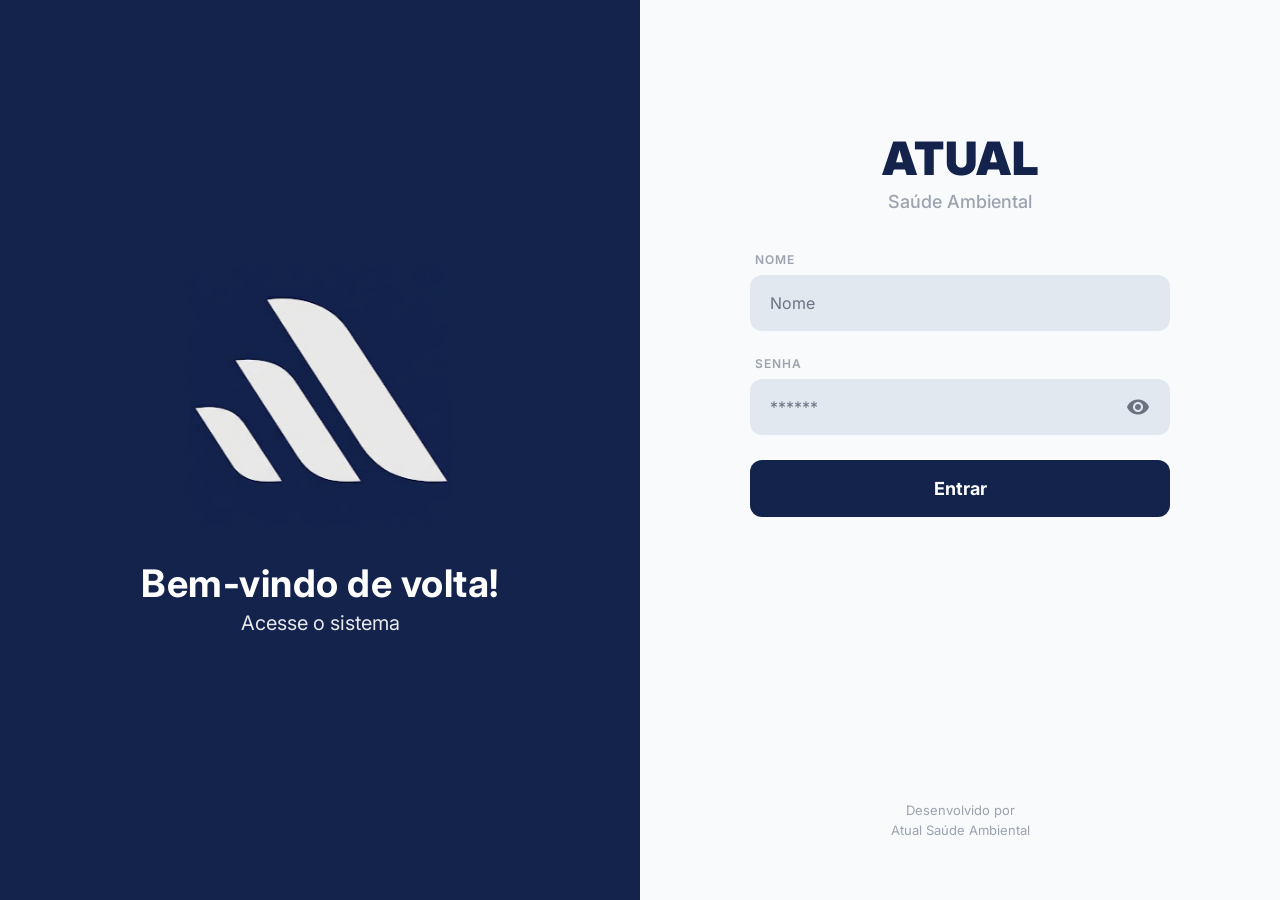
<file: index.html>
<!DOCTYPE html>
<html lang="pt-BR">
<head>
    <meta charset="UTF-8">
    <meta name="viewport" content="width=device-width, initial-scale=1.0, maximum-scale=1.0, user-scalable=no">
    <title>Atual Saúde Ambiental - Portal</title>

    <link rel="manifest" href="manifest.json">
    <meta name="theme-color" content="#14234c">

    <link rel="apple-touch-icon" href="logo.png">
    <link rel="icon" type="image/png" href="logo.png">

    <link href="https://fonts.googleapis.com/css2?family=Inter:wght@400;500;600;700;800;900&display=swap" rel="stylesheet">
    <link href="https://fonts.googleapis.com/icon?family=Material+Icons" rel="stylesheet">
    
    <!-- CSS BASE EMBUTIDO (Proporções Ajustadas para a Nova Imagem) -->
    <style>
        * { box-sizing: border-box; margin: 0; padding: 0; font-family: 'Inter', 'Segoe UI', Tahoma, sans-serif; }
        
        body { background-color: #14234c; color: #333; min-height: 100vh; overflow-x: hidden; }

        /* =========================================
           TELA DE LOGIN (Estrutura Base / Mobile First)
           ========================================= */
        #login-wrapper { display: flex; width: 100%; min-height: 100vh; }
        
        .logo-container { display: flex; flex-direction: column; justify-content: center; align-items: center; background-color: #14234c; }
        .logo-container img { height: auto; }
        
        .welcome-text { text-align: center; color: white; display: none; margin-top: 15px; }
        .welcome-text h2 { font-size: 32px; font-weight: 700; margin-bottom: 5px; letter-spacing: 0.5px; }
        .welcome-text p { font-size: 18px; font-weight: 400; opacity: 0.9; }
        
        /* Fundo branco no mobile, será sobrescrito para cinza no desktop */
        .login-card { background-color: white; display: flex; flex-direction: column; align-items: center; }
        #tela-login { width: 100%; max-width: 320px; display: flex; flex-direction: column; flex-grow: 1; justify-content: center; }
        
        .header { text-align: center; margin-bottom: 35px; }
        .header h1 { color: #14234c; font-size: 36px; font-weight: 900; letter-spacing: 1px; margin-bottom: 2px; }
        .header p { color: #9ca3af; font-size: 15px; font-weight: 500; }
        
        form { width: 100%; }
        .form-group { margin-bottom: 20px; }
        .form-group label { display: block; color: #9ca3af; font-size: 12px; font-weight: 600; letter-spacing: 1px; margin-bottom: 8px; margin-left: 5px; text-transform: uppercase; }
        
        .form-group-input { position: relative; display: flex; align-items: center; }
        
        /* Inputs formatados */
        .input-login { width: 100%; padding: 16px 45px 16px 20px; background-color: #e5e7eb; border: none; border-radius: 12px; font-size: 15px; color: #333; outline: none; transition: 0.2s; }
        .input-login:focus { background-color: #d1d5db; }
        .input-login::placeholder { color: #6b7280; }
        
        .btn-toggle-senha { position: absolute; right: 15px; background: transparent; border: none; color: #6b7280; cursor: pointer; display: flex; align-items: center; justify-content: center; padding: 5px; }
        
        .btn-login { background-color: #14234c; color: white; width: 100%; padding: 16px; border: none; border-radius: 12px; font-size: 16px; font-weight: bold; cursor: pointer; transition: 0.3s; margin-top: 15px; display: flex; justify-content: center; align-items: center; }
        .btn-login:disabled { background-color: #6b7280; cursor: not-allowed; }
        
        #login-error { color: #dc2626; font-size: 13px; font-weight: 600; text-align: center; margin-top: 15px; display: none; }
        
        .footer-site { margin-top: auto; color: #9ca3af; font-size: 13px; text-align: center; padding-bottom: 20px; width: 100%; line-height: 1.5; }

        /* =========================================
           RESPONSIVIDADE (MOBILE VS DESKTOP)
           ========================================= */
        
        /* MOBILE (Mantém o visual antigo com a curva e branco puro) */
        @media screen and (max-width: 1024px) {
            #login-wrapper { flex-direction: column; }
            .logo-container { width: 100%; height: 35vh; min-height: 200px; flex-shrink: 0; justify-content: center; }
            .logo-container img { width: 140px; }
            
            .login-card { width: 100%; flex-grow: 1; border-radius: 60px 0 0 0; padding: 40px 30px 20px 30px; justify-content: flex-start; background-color: white; }
            #tela-login { margin-top: 0; }
        }

        /* DESKTOP (Split-Screen com Ajustes de Posição) */
        @media screen and (min-width: 1025px) {
            #login-wrapper { flex-direction: row; }
            
            /* LADO AZUL: Centralizado verticalmente */
            .logo-container { 
                width: 50%; 
                height: 100vh; 
                justify-content: center; 
                align-items: center; 
                padding: 40px; 
            }
            .logo-container img { 
                width: 260px; /* REDUZIDO PARA A NOVA IMAGEM CORTADA */
                max-width: 75%; 
                margin-bottom: 0; 
            }
            
            .welcome-text { display: block; margin-top: 35px; z-index: 10; }
            .welcome-text h2 { font-size: 38px; } 
            .welcome-text p { font-size: 20px; }
            
            /* LADO CINZA: Fundo cinza clarinho e conteúdo puxado para baixo */
            .login-card { 
                width: 50%; 
                height: 100vh; 
                border-radius: 0; 
                padding: 40px; 
                justify-content: flex-start; 
                background-color: #f8fafc; 
            }
            
            #tela-login { 
                margin: 0 auto; 
                max-width: 420px; 
                margin-top: 10vh; 
            } 
            
            .header { margin-bottom: 40px; }
            .header h1 { font-size: 46px; margin-bottom: 5px; } 
            .header p { font-size: 18px; }
            
            .form-group { margin-bottom: 25px; }
            
            .input-login { padding: 18px 45px 18px 20px; font-size: 16px; background-color: #e2e8f0; } 
            .input-login:focus { background-color: #cbd5e1; }
            
            .btn-login { padding: 18px; font-size: 18px; margin-top: 20px; }
        }
    </style>

    <!-- Chamada dos estilos apenas para o interior do portal -->
    <link rel="stylesheet" media="screen and (min-width: 1025px)" href="styledesktop.css">
    <link rel="stylesheet" media="screen and (max-width: 1024px)" href="stylemobile.css">
</head>
<body data-tema="azul">

    <!-- ÁREA 1: TELA DE LOGIN -->
    <div id="login-wrapper">
        
        <!-- Lado Esquerdo (Azul) -->
        <div class="logo-container" id="area-logo">
            <img src="logo.png" alt="Logo Atual">
            <div class="welcome-text">
                <h2>Bem-vindo de volta!</h2>
                <p>Acesse o sistema</p>
            </div>
        </div>

        <!-- Lado Direito (Cinza Claro) -->
        <div class="login-card">
            <div id="tela-login">
                <div class="header">
                    <h1>ATUAL</h1>
                    <p>Saúde Ambiental</p>
                </div>

                <form onsubmit="fazerLogin(event)">
                    <div class="form-group">
                        <label>NOME</label>
                        <div class="form-group-input">
                            <input type="text" id="loginUser" class="input-login" placeholder="Nome" autocomplete="username" required>
                        </div>
                    </div>

                    <div class="form-group">
                        <label>SENHA</label>
                        <div class="form-group-input">
                            <input type="password" id="loginPass" class="input-login" placeholder="******" autocomplete="current-password" required>
                            <button type="button" class="btn-toggle-senha" onclick="toggleSenha()">
                                <span class="material-icons" id="icone-olho">visibility</span>
                            </button>
                        </div>
                    </div>

                    <button type="submit" id="btnLogin" class="btn-login">Entrar</button>
                    <div id="login-error">⚠️ Usuário ou senha incorretos.</div>
                </form>

                <div class="footer-site">
                    Desenvolvido por<br>Atual Saúde Ambiental
                </div>
            </div>
        </div>
    </div>

    <!-- ÁREA 2: PORTAL DESKTOP PRINCIPAL -->
    <div id="portal-wrapper" style="display: none;">
        
        <nav id="sidebar" class="sidebar">
            <div class="sidebar-header">
                <img src="logo.png" alt="Logo Atual" class="sidebar-logo">
                <span class="sidebar-title">Atual Saúde Ambiental</span>
            </div>

            <ul class="sidebar-menu">
                <li class="menu-item active" onclick="mudarAba('dashboard')">
                    <span class="material-icons">home</span>
                    <span class="menu-text">Home</span>
                </li>
                <li class="menu-item" onclick="abrirModulo('relatorios/index.html', 'Relatórios', this)">
                    <span class="material-icons">description</span>
                    <span class="menu-text">Relatórios</span>
                </li>
                <li class="menu-item" onclick="abrirModulo('comunicados/index.html', 'Comunicados', this)">
                    <span class="material-icons">campaign</span>
                    <span class="menu-text">Comunicados</span>
                </li>
                <li class="menu-item" onclick="abrirModulo('recibos/index.html', 'Recibos', this)">
                    <span class="material-icons">request_quote</span>
                    <span class="menu-text">Recibos</span>
                </li>
                <!-- NOVO MÓDULO ADICIONADO AQUI -->
                <li class="menu-item" onclick="abrirModulo('orcamentos/index.html', 'Orçamentos', this)">
                    <span class="material-icons">receipt</span>
                    <span class="menu-text">Orçamentos</span>
                </li>
                <li class="menu-item" onclick="abrirModulo('contratos/index.html', 'Contratos', this)">
                    <span class="material-icons">history_edu</span>
                    <span class="menu-text">Contratos</span>
                </li>
                <li class="menu-item" onclick="abrirModulo('cronogramas/index.html', 'Cronogramas', this)">
                    <span class="material-icons">calendar_month</span>
                    <span class="menu-text">Cronogramas</span>
                </li>
                <li class="menu-item" onclick="abrirModulo('comprovantes/index.html', 'Comprovantes OP', this)">
                    <span class="material-icons">assignment_turned_in</span>
                    <span class="menu-text">Comprovantes OP</span>
                </li>
                <li class="menu-item" onclick="mudarAba('configuracoes')">
                    <span class="material-icons">settings</span>
                    <span class="menu-text">Configurações</span>
                </li>
            </ul>
        </nav>

        <main id="main-content">
            
            <header id="topbar">
                <h2 id="topbar-title">Dashboard</h2>
                <div class="topbar-right">
                    <span id="nomeUsuarioDisplay" class="user-name">Caio Matheus</span>
                    <button class="btn-menu" onclick="sair()" title="Sair do Sistema">
                        <span class="material-icons">menu</span>
                    </button>
                </div>
            </header>

            <div class="content-wrapper">
                
                <!-- VIEW 1: DASHBOARD EM DESENVOLVIMENTO -->
                <div id="view-dashboard" class="view-section active">
                    <div class="development-notice">
                        <span class="material-icons">construction</span>
                        <h3>Dashboard em desenvolvimento</h3>
                        <p>A área de indicadores gráficos e resumos operacionais será disponibilizada numa futura atualização.</p>
                    </div>

                    <div class="dashboard-skeleton">
                        <div class="skeleton-col">
                            <div class="skeleton-card card-tall"></div>
                            <div class="skeleton-card card-wide"></div>
                        </div>
                        <div class="skeleton-col">
                            <div class="skeleton-card card-square"></div>
                            <div class="skeleton-card card-square"></div>
                            <div class="skeleton-card card-wide-bottom"></div>
                        </div>
                        <div class="skeleton-col">
                            <div class="skeleton-card card-small"></div>
                            <div class="skeleton-card card-medium"></div>
                        </div>
                    </div>
                </div>

                <!-- VIEW 2: JANELA DOS MÓDULOS (IFRAME) -->
                <div id="view-iframe" class="view-section" style="display: none; height: 100%; width: 100%;">
                    <iframe id="frame-sistema" src="" frameborder="0" style="width: 100%; height: 100%; border-radius: 12px; background: transparent;"></iframe>
                </div>

                <!-- VIEW 3: CONFIGURAÇÕES -->
                <div id="view-configuracoes" class="view-section" style="display: none;">
                    <div class="config-card">
                        <h3>Personalização do Sistema</h3>
                        <p>Escolha a cor de fundo (tema) que prefere usar na área principal do portal.</p>
                        
                        <div class="tema-opcoes">
                            <div class="tema-box" onclick="alterarTema('azul')">
                                <div class="tema-cor" style="background-color: #172c4c; border: 2px solid #ffffff33;"></div>
                                <span>Azul Original</span>
                            </div>
                            <div class="tema-box" onclick="alterarTema('escuro')">
                                <div class="tema-cor" style="background-color: #1f2937; border: 2px solid #ffffff33;"></div>
                                <span>Cinza Escuro</span>
                            </div>
                            <div class="tema-box" onclick="alterarTema('claro')">
                                <div class="tema-cor" style="background-color: #f3f4f6; border: 2px solid #d1d5db;"></div>
                                <span style="color: #374151;">Cinza Claro</span>
                            </div>
                            <div class="tema-box" onclick="alterarTema('branco')">
                                <div class="tema-cor" style="background-color: #ffffff; border: 2px solid #e5e7eb;"></div>
                                <span style="color: #374151;">Branco Puro</span>
                            </div>
                        </div>
                    </div>
                </div>

            </div>
        </main>
    </div>

    <script src="script.js"></script>
</body>
</html>
</file>
<file: styledesktop.css>
/* =======================================================
   ARQUIVO: styledesktop.css (Portal Principal)
   (Layout Desktop com Barra Lateral Retrátil e Dashboard)
   ======================================================= */

/* 1. VARIÁVEIS GLOBAIS DE TEMA */
:root {
    /* Cores Fixas (Sidebar e Topbar) */
    --sidebar-bg: #14234c; /* Azul corporativo escuro */
    --sidebar-hover: #1e3a6a;
    --sidebar-text: #e2e8f0;
    --sidebar-active: #ffffff;
    
    /* Cores Dinâmicas (Controladas pelo JavaScript para o Fundo) */
    --bg-main: #172c4c; /* Padrão (Azul Atual) */
    --bg-card-skeleton: rgba(255, 255, 255, 0.05); /* Padrão opaco para fundos escuros */
    
    --text-main: #ffffff;
    --text-muted: #94a3b8;
    
    /* Medidas */
    --sidebar-width-collapsed: 70px;
    --sidebar-width-expanded: 240px;
    --topbar-height: 70px;
    
    /* Transições */
    --transition-speed: 0.3s;
}

/* Regras aplicadas dinamicamente pelo JS (body[data-tema="..."]) */
body[data-tema="azul"] {
    --bg-main: #172c4c;
    --bg-card-skeleton: rgba(255, 255, 255, 0.05);
    --text-main: #ffffff;
    --text-muted: #94a3b8;
}
body[data-tema="escuro"] {
    --bg-main: #111827;
    --bg-card-skeleton: #1f2937;
    --text-main: #f9fafb;
    --text-muted: #9ca3af;
}
body[data-tema="claro"] {
    --bg-main: #f3f4f6;
    --bg-card-skeleton: #e5e7eb;
    --text-main: #111827;
    --text-muted: #6b7280;
}
body[data-tema="branco"] {
    --bg-main: #ffffff;
    --bg-card-skeleton: #f3f4f6;
    --text-main: #111827;
    --text-muted: #6b7280;
}

/* Oculta o wrapper de login se o portal estiver ativo */
#portal-wrapper {
    display: flex;
    width: 100vw;
    height: 100vh;
    overflow: hidden;
    background-color: var(--bg-main);
    color: var(--text-main);
    transition: background-color var(--transition-speed);
}

/* =========================================
   2. BARRA LATERAL (SIDEBAR)
   ========================================= */
.sidebar {
    width: var(--sidebar-width-collapsed);
    height: 100vh;
    background-color: var(--sidebar-bg);
    border-right: 1px solid rgba(255, 255, 255, 0.05);
    display: flex;
    flex-direction: column;
    transition: width var(--transition-speed) ease;
    z-index: 1000;
    overflow: hidden;
    position: relative;
    flex-shrink: 0;
}

/* O Segredo da Expansão: Quando o rato passa por cima */
.sidebar:hover {
    width: var(--sidebar-width-expanded);
    box-shadow: 5px 0 25px rgba(0, 0, 0, 0.2);
}

.sidebar-header {
    height: 120px;
    display: flex;
    flex-direction: column;
    align-items: center;
    justify-content: center;
    padding: 20px 0;
    border-bottom: 1px solid rgba(255, 255, 255, 0.1);
}

.sidebar-logo {
    width: 40px;
    height: auto;
    transition: width var(--transition-speed), transform var(--transition-speed);
}
.sidebar:hover .sidebar-logo {
    width: 90px;
    transform: translateY(-5px);
}

.sidebar-title {
    color: white;
    font-weight: 700;
    font-size: 13px;
    white-space: nowrap;
    opacity: 0;
    transform: translateY(10px);
    transition: opacity 0.2s, transform 0.2s;
    pointer-events: none; /* Impede que atrapalhe o clique */
}
.sidebar:hover .sidebar-title {
    opacity: 1;
    transform: translateY(0);
}

.sidebar-menu {
    list-style: none;
    padding: 20px 0;
    margin: 0;
    flex-grow: 1;
    overflow-y: auto;
    overflow-x: hidden;
}

/* Esconder barra de rolagem mas permitir scroll */
.sidebar-menu::-webkit-scrollbar { width: 0; }

.menu-item {
    display: flex;
    align-items: center;
    padding: 15px 23px; /* Alinhamento do ícone quando encolhido */
    color: var(--sidebar-text);
    cursor: pointer;
    transition: background var(--transition-speed), color 0.2s;
    white-space: nowrap;
    position: relative;
}

.menu-item:hover, .menu-item.active {
    background-color: var(--sidebar-hover);
    color: var(--sidebar-active);
}

.menu-item.active::before {
    content: '';
    position: absolute;
    left: 0;
    top: 0;
    height: 100%;
    width: 4px;
    background-color: white;
}

.menu-item .material-icons {
    font-size: 22px;
    min-width: 24px; /* Garante que o ícone ocupa o espaço exato */
    margin-right: 20px;
}

.menu-text {
    font-size: 14px;
    font-weight: 500;
    opacity: 0; /* Invisível quando encolhido */
    transition: opacity 0.2s;
}

.sidebar:hover .menu-text {
    opacity: 1;
}

/* O item de configurações fica preso no fundo */
.menu-item:last-child {
    margin-top: auto;
    border-top: 1px solid rgba(255, 255, 255, 0.1);
}

/* =========================================
   3. ÁREA PRINCIPAL E MENU DE TOPO (TOPBAR)
   ========================================= */
#main-content {
    flex-grow: 1;
    display: flex;
    flex-direction: column;
    height: 100vh;
    overflow: hidden;
}

#topbar {
    height: var(--topbar-height);
    padding: 0 40px;
    display: flex;
    justify-content: space-between;
    align-items: center;
    flex-shrink: 0;
}

#topbar-title {
    font-size: 24px;
    font-weight: 700;
    color: var(--text-main);
    letter-spacing: 0.5px;
}

.topbar-right {
    display: flex;
    align-items: center;
    gap: 20px;
}

.user-name {
    font-size: 14px;
    font-weight: 500;
    color: var(--text-main);
}

.btn-menu {
    background: transparent;
    border: none;
    color: var(--text-main);
    cursor: pointer;
    display: flex;
    align-items: center;
    justify-content: center;
    padding: 5px;
    border-radius: 4px;
    transition: background 0.2s;
}
.btn-menu:hover {
    background: rgba(255, 255, 255, 0.1);
}

/* =========================================
   4. CONTEÚDO (VIEWS) E ESQUELETO DO DASHBOARD
   ========================================= */
.content-wrapper {
    flex-grow: 1;
    padding: 0 40px 40px 40px;
    overflow-y: auto;
}

.view-section {
    display: none;
    animation: fadeIn 0.4s ease;
}
.view-section.active {
    display: block;
}
@keyframes fadeIn { from { opacity: 0; transform: translateY(10px); } to { opacity: 1; transform: translateY(0); } }

/* Aviso "Em Desenvolvimento" */
.development-notice {
    text-align: center;
    padding: 30px;
    margin-bottom: 30px;
    background: var(--bg-card-skeleton);
    border-radius: 12px;
    border: 1px dashed rgba(255, 255, 255, 0.2);
}
.development-notice .material-icons {
    font-size: 32px;
    color: #f59e0b; /* Amarelo/Laranja de alerta */
    margin-bottom: 10px;
}
.development-notice h3 {
    margin-bottom: 5px;
    color: var(--text-main);
}
.development-notice p {
    font-size: 14px;
    color: var(--text-muted);
}

/* Grade de Esqueletos (Semelhante à Imagem) */
.dashboard-skeleton {
    display: grid;
    grid-template-columns: repeat(3, 1fr);
    gap: 20px;
}

.skeleton-col {
    display: flex;
    flex-direction: column;
    gap: 20px;
}

.skeleton-card {
    background-color: var(--bg-card-skeleton);
    border-radius: 12px;
    width: 100%;
}

/* Alturas dos Cartões Fantasmas para criar a grelha assimétrica */
.card-tall { height: 280px; }
.card-wide { height: 180px; }
.card-square { height: 220px; }
.card-wide-bottom { height: 240px; }
.card-small { height: 160px; }
.card-medium { height: 300px; }

/* =========================================
   5. TELA DE CONFIGURAÇÕES (Temas)
   ========================================= */
.config-card {
    background: var(--bg-card-skeleton);
    padding: 40px;
    border-radius: 16px;
    max-width: 700px;
    margin: 0 auto;
}
.config-card h3 {
    font-size: 20px;
    margin-bottom: 5px;
    color: var(--text-main);
}
.config-card p {
    font-size: 14px;
    color: var(--text-muted);
    margin-bottom: 30px;
}

.tema-opcoes {
    display: grid;
    grid-template-columns: repeat(auto-fit, minmax(140px, 1fr));
    gap: 20px;
}

.tema-box {
    display: flex;
    flex-direction: column;
    align-items: center;
    gap: 10px;
    cursor: pointer;
    transition: transform 0.2s;
}
.tema-box:hover {
    transform: translateY(-5px);
}
.tema-cor {
    width: 100%;
    height: 100px;
    border-radius: 12px;
    box-shadow: 0 4px 10px rgba(0,0,0,0.1);
}
.tema-box span {
    font-size: 14px;
    font-weight: 600;
    color: var(--text-main);
}
</file>
<file: stylemobile.css>
/* =======================================================
   ARQUIVO: stylemobile.css (Portal Principal)
   (Garante que o Mobile fica 100% igual ao design antigo)
   ======================================================= */

/* Apenas aplica se o ecrã for menor ou igual a 1024px */
@media screen and (max-width: 1024px) {
    
    body { background-color: #14234c; }

    #portal-wrapper {
        display: flex;
        flex-direction: column;
        width: 100%;
        min-height: 100vh;
        background-color: #14234c;
        overflow-y: auto; /* Permite rolar a página toda no mobile */
    }

    /* 1. TOPBAR (Cabecalho Azul com Botão de Sair) */
    #topbar {
        display: flex;
        justify-content: space-between;
        align-items: center;
        padding: 20px 25px;
        background-color: #14234c;
        height: auto;
    }

    #topbar-title { display: none; } /* Oculta o título "Dashboard" no mobile */

    .topbar-right {
        display: flex;
        justify-content: space-between;
        align-items: center;
        width: 100%;
    }

    .user-name {
        font-size: 16px;
        font-weight: 700;
        color: white;
    }
    .user-name::before { content: "Olá, "; font-weight: 400; opacity: 0.8; }

    .btn-menu {
        background: transparent;
        border: none;
        color: #ef4444; /* Vermelho para dar destaque ao Sair */
        display: flex;
        align-items: center;
        justify-content: center;
    }

    /* 2. SIDEBAR (Transformada no Cartão Branco do Menu Mobile) */
    #sidebar {
        background-color: white;
        border-radius: 40px 40px 0 0;
        flex-grow: 1;
        width: 100%;
        padding: 30px 20px;
        display: flex;
        flex-direction: column;
        align-items: center;
        box-shadow: 0 -5px 20px rgba(0,0,0,0.1);
        height: auto; /* Remove a altura fixa de 100vh do desktop */
        border-right: none;
    }

    .sidebar-header { margin-bottom: 25px; padding: 0; height: auto; border: none; }
    .sidebar-logo { width: 90px; height: auto; transform: none !important; }
    .sidebar-title { display: none; } /* Oculta o texto da logo no mobile */

    /* 3. MENU DE SISTEMAS (Estilo Cartões App) */
    .sidebar-menu {
        list-style: none;
        width: 100%;
        max-width: 350px;
        display: flex;
        flex-direction: column;
        gap: 15px;
        padding: 0;
        overflow: visible; /* Garante que os cartões não são cortados */
    }

    /* Oculta os itens Home e Configurações (Apenas para Desktop) */
    .menu-item:nth-child(1),
    .menu-item:last-child {
        display: none !important;
    }

    /* Transforma os links na exata estética do seu mobile antigo */
    .menu-item {
        background: white;
        border-radius: 16px;
        padding: 15px 20px;
        display: flex;
        align-items: center;
        box-shadow: 0 4px 15px rgba(0,0,0,0.06);
        border: 1px solid #f3f4f6;
        text-decoration: none;
        color: #333;
        white-space: normal; /* Permite texto em duas linhas */
    }

    /* Oculta a borda branca de seleção do Desktop */
    .menu-item.active { background: white; color: #333; }
    .menu-item.active::before { display: none; }
    .menu-item:hover { background: white; color: #333; }

    .menu-item .material-icons {
        background: #14234c;
        color: white;
        padding: 12px;
        border-radius: 12px;
        font-size: 24px;
        margin-right: 15px;
        min-width: auto;
    }

    .menu-text {
        font-size: 15px;
        font-weight: 700;
        color: #14234c;
        opacity: 1 !important; /* Força visibilidade */
        display: flex;
        flex-direction: column;
    }
    
    /* Adiciona sub-textos descritivos via CSS pseudo-elementos (para simular o HTML antigo) */
    .menu-item:nth-child(2) .menu-text::after { content: "Gestão de Serviços e Garantias"; font-size: 11px; color: #6b7280; font-weight: 400; margin-top: 2px; }
    .menu-item:nth-child(3) .menu-text::after { content: "Dedetização, Limpeza e Termo"; font-size: 11px; color: #6b7280; font-weight: 400; margin-top: 2px; }
    .menu-item:nth-child(4) .menu-text::after { content: "Emissão e Gestão Financeira"; font-size: 11px; color: #6b7280; font-weight: 400; margin-top: 2px; }
    .menu-item:nth-child(5) .menu-text::after { content: "Emissão de Contratos de Serviço"; font-size: 11px; color: #6b7280; font-weight: 400; margin-top: 2px; }
    .menu-item:nth-child(6) .menu-text::after { content: "Planejamento anual de visitas"; font-size: 11px; color: #6b7280; font-weight: 400; margin-top: 2px; }
    .menu-item:nth-child(7) .menu-text::after { content: "Registros da execução em campo"; font-size: 11px; color: #6b7280; font-weight: 400; margin-top: 2px; }

    /* 4. ÁREA DE DASHBOARD E CONTEÚDO (Esconde no Mobile) */
    #main-content {
        display: none !important;
    }
}
</file>
<file: comprovantes/stylebase.css>
/* =======================================================
   ARQUIVO: stylebase.css (COMPROVANTES DE EXECUÇÃO)
   Padronizado com Recibos, Comunicados, Relatórios e Login
   ======================================================= */

:root {
    --primary-color: #004481; /* Azul dos botões e ações */
    --primary-dark: #14234c;  /* Azul corporativo oficial (títulos e navbar) */
    --success-color: #10b981;
    --error-color: #ef4444;
    --warning-color: #f59e0b;
    --bg-body: transparent; 
    --cor-borda: #e5e7eb;
    --cor-texto: #1f2937;
    --cor-texto-secundario: #6b7280;
}

* { box-sizing: border-box; margin: 0; padding: 0; font-family: 'Inter', 'Segoe UI', sans-serif; }

body { background-color: var(--bg-body); color: var(--cor-texto); margin: 0; padding: 0; -webkit-font-smoothing: antialiased; }

/* ================================
   CONTROLE DE VISIBILIDADE SPA
   ================================ */
.view-section { display: none; }
.view-section.active { display: block; animation: fadein 0.3s; }
@keyframes fadein { from { opacity: 0; } to { opacity: 1; } }

/* ================================
   NAVBAR GERAL
   ================================ */
.navbar { background: white; padding: 15px 20px; display: flex; justify-content: space-between; align-items: center; border-bottom: 1px solid #e5e7eb; position: sticky; top: 0; z-index: 1000; box-shadow: 0 1px 2px rgba(0,0,0,0.05); }
.navbar h1 { margin: 0; font-size: 18px; color: var(--primary-dark); display: flex; align-items: center; gap: 8px; font-weight: 700; }
.btn-voltar-portal { color: var(--error-color); font-weight: 600; cursor: pointer; margin-right: 15px; font-size: 14px; transition: 0.2s; white-space: nowrap; border: 1px solid var(--error-color); padding: 6px 12px; border-radius: 6px; text-decoration: none; display: inline-flex; align-items: center; gap: 5px; }
.btn-voltar-portal:hover { background-color: #fef2f2; }
.btn-sair { color: #6b7280; font-weight: 600; cursor: pointer; margin-left: 15px; font-size: 14px; transition: 0.2s; white-space: nowrap; }
.btn-sair:hover { color: #374151; text-decoration: underline; }

.content { padding: 20px; max-width: 1100px; margin: auto; padding-bottom: 80px; }

/* ================================
   LOADER GLOBAL
   ================================ */
.global-loader { position: fixed; top: 0; left: 0; width: 100%; height: 100%; background: transparent; z-index: 9999; display: flex; align-items: center; justify-content: center; backdrop-filter: blur(2px); }
.loader-box { background: white; padding: 20px 30px; border-radius: 12px; box-shadow: 0 4px 15px rgba(0,0,0,0.2); display: flex; flex-direction: column; align-items: center; }
.spinner { border: 4px solid #e2e8f0; border-top: 4px solid var(--primary-color); border-radius: 50%; width: 40px; height: 40px; animation: spin 1s linear infinite; margin-bottom: 10px; }
.spinner-text { font-size: 15px; font-weight: 600; color: var(--primary-color); }
@keyframes spin { 0% { transform: rotate(0deg); } 100% { transform: rotate(360deg); } }

/* ================================
   AÇÕES DO DASHBOARD
   ================================ */
.action-bar { display: flex; justify-content: flex-end; gap: 10px; margin-bottom: 25px; flex-wrap: wrap; }
.btn-action { border: none; padding: 10px 20px; border-radius: 8px; font-size: 14px; font-weight: 600; cursor: pointer; display: inline-flex; align-items: center; justify-content: center; gap: 8px; transition: 0.2s; box-shadow: 0 1px 2px rgba(0,0,0,0.05); }
.btn-novo { background-color: var(--primary-color); color: white; }
.btn-novo:hover { background-color: #003366; transform: translateY(-1px); }
.btn-historico { background-color: white; color: #374151; border: 1px solid #d1d5db; }
.btn-historico:hover { background-color: #f9fafb; border-color: #9ca3af; }

/* ================================
   TABELAS (Dashboard) E FILTROS
   ================================ */
.table-container { background: rgba(255, 255, 255, 0.85); border-radius: 12px; padding: 15px; overflow-x: auto; border: 1px solid #e5e7eb; }
.styled-table { width: 100%; border-collapse: collapse; min-width: 700px; }
.styled-table th { text-align: left; padding: 14px; border-bottom: 2px solid #e5e7eb; color: #6b7280; font-size: 12px; text-transform: uppercase; letter-spacing: 0.5px; font-weight: 600; white-space: nowrap; }
.styled-table td { padding: 14px; border-bottom: 1px solid #e5e7eb; font-size: 14px; color: #374151; vertical-align: middle; }
.styled-table tr:last-child td { border-bottom: none; }
.styled-table tr:hover td { background-color: rgba(249, 250, 251, 0.5); }

.filtros-card { background: white; padding: 20px; border-radius: 12px; border: 1px solid #e5e7eb; margin-top: 15px; margin-bottom: 25px; box-shadow: 0 1px 3px rgba(0,0,0,0.05); }

/* Ícones de Ação Padronizados */
.actions { display: flex; gap: 8px; align-items: center; justify-content: center; }
.icon-btn { background: transparent; border: none; cursor: pointer; color: #6b7280; display: inline-flex; align-items: center; justify-content: center; padding: 8px; border-radius: 50%; transition: 0.2s; }
.icon-btn:hover { background: #f3f4f6; color: #111827; }
.icon-edit:hover { color: #2563eb; background: #eff6ff; }
.icon-del:hover { color: var(--error-color); background: #fef2f2; }
.icon-pdf:hover { color: var(--warning-color); background: #fef3c7; }
.icon-share:hover { color: var(--success-color); background: #f0fdf4; }

.pagination-container { display: flex; justify-content: space-between; align-items: center; margin-top: 15px; padding-top: 15px; border-top: 1px solid #eee; }
.page-info { font-size: 14px; font-weight: 600; color: #4b5563; }

/* =========================================================
   FORMULÁRIOS & INPUTS
   ========================================================= */
.form-card { background: white; padding: 25px; border-radius: 16px; box-shadow: 0 4px 6px -1px rgba(0, 0, 0, 0.1); max-width: 800px; margin: auto; }
.form-header { text-align: center; margin-bottom: 25px; }
.form-header h2 { margin: 0; color: var(--primary-dark); font-size: 20px; }
.form-header p { margin: 5px 0 0; color: #6b7280; font-size: 13px; }

.form-section-title { font-size: 12px; font-weight: 700; color: var(--primary-color); text-transform: uppercase; letter-spacing: 1px; margin-top: 25px; margin-bottom: 15px; border-bottom: 1px solid var(--cor-borda); padding-bottom: 8px; }

.form-grid { display: grid; grid-template-columns: repeat(auto-fit, minmax(200px, 1fr)); gap: 15px; margin-bottom: 15px; }
.form-group { display: flex; flex-direction: column; gap: 5px; }
.title-label { font-size: 13px; font-weight: 600; color: #374151; margin-bottom: 2px; }

.form-input, select, textarea { width: 100%; padding: 12px; border: 1px solid var(--cor-borda); border-radius: 8px; font-size: 14px; outline: none; transition: all 0.2s; background-color: #fff; color: #1f2937; box-sizing: border-box; appearance: none; }
.form-input:focus, select:focus, textarea:focus { border-color: var(--primary-color); box-shadow: 0 0 0 3px rgba(0, 68, 129, 0.1); }
.form-input[readonly], .form-input:disabled { background-color: #e5e7eb; cursor: not-allowed; color: #6b7280; }

.checkbox-item { display: flex; align-items: center; gap: 8px; font-size: 13px; color: #333; cursor: pointer; }
input[type="checkbox"], input[type="radio"] { width: 16px; height: 16px; margin: 0; cursor: pointer; accent-color: var(--primary-color); }

.form-actions { display: flex; gap: 12px; margin-top: 32px; justify-content: flex-end; align-items: center; }

/* =========================================================
   ELEMENTOS EXCLUSIVOS DO MÓDULO (Busca e Fotos)
   ========================================================= */
/* Resultados da Busca Live */
.resultado-item { display: flex; justify-content: space-between; align-items: center; background-color: #ffffff; border: 1px solid var(--cor-borda); padding: 10px 15px; border-radius: 6px; transition: 0.2s; margin-bottom: 8px; cursor: pointer; }
.resultado-item:hover { background-color: #f8fafc; border-color: var(--primary-color); }
.resultado-nome { font-weight: 600; color: #1f2937; margin-bottom: 3px; font-size: 14px; }
.resultado-detalhes { font-size: 12px; color: #6b7280; }
.btn-excluir-cliente { background: transparent; border: none; cursor: pointer; color: var(--error-color); padding: 8px; transition: 0.2s; border-radius: 50%; display: flex; align-items: center; justify-content: center; }
.btn-excluir-cliente:hover { background-color: #fef2f2; transform: scale(1.05); }

/* Galeria de Fotos (Preview) */
.preview-item { position: relative; width: 85px; height: 85px; border-radius: 8px; overflow: hidden; border: 2px solid var(--cor-borda); background: #f1f3f4; }
.preview-item img { width: 100%; height: 100%; object-fit: cover; }
.btn-remover-foto { position: absolute; top: 4px; right: 4px; background: rgba(239, 68, 68, 0.9); color: white; border: none; border-radius: 50%; width: 24px; height: 24px; font-size: 12px; font-weight: bold; cursor: pointer; display: flex; align-items: center; justify-content: center; padding: 0; box-shadow: 0 2px 4px rgba(0,0,0,0.3); transition: 0.2s; }
.btn-remover-foto:hover { background: #dc2626; transform: scale(1.1); }

/* =========================================================
   MODAIS
   ========================================================= */
.modal-overlay { position: fixed; top: 0; left: 0; width: 100%; height: 100%; background: rgba(0,0,0,0.5); display: none; align-items: flex-start; justify-content: center; z-index: 3000; backdrop-filter: blur(2px); overflow-y: auto; padding-top: 80px; padding-bottom: 40px; }
.modal-box { background: white; padding: 25px; border-radius: 16px; width: 85%; max-width: 400px; text-align: center; box-shadow: 0 20px 25px -5px rgba(0,0,0,0.1); margin: auto; animation: slideUp 0.3s ease-out; }
@keyframes slideUp { from { transform: translateY(20px); opacity: 0; } to { transform: translateY(0); opacity: 1; } }

.modal-actions { display: flex; justify-content: center; gap: 15px; margin-top: 20px; }
.btn-cancel { background-color: #e9ecef; color: #333; border: none; padding: 12px 20px; border-radius: 8px; font-weight: bold; cursor: pointer; transition: 0.2s; }
.btn-cancel:hover { background-color: #d1d5db; }
</file>
<file: comprovantes/stylemobile.css>
/* =======================================================
   ARQUIVO: stylemobile.css (COMPROVANTES DE EXECUÇÃO)
   (Estrutura, Espaçamentos e Layout para Ecrãs até 1024px)
   ======================================================= */

body {
    padding-bottom: 20px;
}

#app-container {
    width: 100%;
    max-width: 100%;
    margin: 0 auto;
}

/* 1. CABEÇALHO E NAVBAR */
.navbar { 
    flex-direction: column; 
    align-items: flex-start; 
    gap: 10px; 
    padding: 15px; 
}
.navbar div { 
    width: 100%; 
    justify-content: space-between; 
    flex-wrap: wrap; 
    gap: 10px; 
}
.btn-voltar-portal { 
    margin-right: 0; 
    width: 100%; 
    justify-content: center; 
}

/* 2. ABAS E AÇÕES */
.dash-tabs {
    flex-wrap: wrap;
    justify-content: center;
}
.tab-btn {
    min-width: 120px;
    flex: 1 1 auto;
    font-size: 13px;
    padding: 10px;
}

.action-bar {
    flex-direction: column;
    gap: 10px;
    padding-bottom: 10px;
    margin-bottom: 10px;
}
.btn-action {
    width: 100%;
    justify-content: center;
}

/* 3. FORMULÁRIOS */
.form-grid { 
    grid-template-columns: 1fr !important; 
    gap: 10px; 
}
.form-card { 
    padding: 15px; 
    border-radius: 12px; 
    box-shadow: none; 
    border: 1px solid var(--cor-borda); 
}

.input-group-row { 
    flex-direction: column; 
    gap: 10px; 
}
.btn-importar { 
    width: 100%; 
    justify-content: center; 
    height: 42px; 
    margin-top: 0; 
}

.form-actions { 
    flex-direction: column; 
}
.form-actions button { 
    width: 100%; 
}

/* 4. TABELAS TRANSFORMADAS EM CARTÕES (MOBILE) */
.content { padding: 10px; padding-bottom: 80px; }
.table-container { 
    background: transparent; 
    border: none; 
    box-shadow: none; 
    padding: 0; 
}

.styled-table, .styled-table thead, .styled-table tbody, .styled-table th, .styled-table td, .styled-table tr {
    display: block;
}
.styled-table thead tr {
    position: absolute;
    top: -9999px;
    left: -9999px;
}

.styled-table tr {
    background: white;
    border-radius: 12px;
    box-shadow: 0 1px 4px rgba(0,0,0,0.08);
    margin-bottom: 15px;
    border: 1px solid var(--cor-borda);
    padding: 15px;
    width: 100%;
    box-sizing: border-box;
}

.styled-table td {
    border: none;
    border-bottom: 1px solid #f3f4f6;
    position: relative;
    padding: 12px 0 !important;
    display: grid !important;
    grid-template-columns: 100px 1fr !important; /* Fixa a largura do rótulo */
    align-items: center !important;
    text-align: left !important;
    gap: 15px !important;
    white-space: normal !important;
    max-width: 100% !important;
}

/* Rótulos Padronizados */
.styled-table td::before {
    font-weight: 700; 
    color: var(--cor-texto-secundario); 
    font-size: 11px; 
    text-transform: uppercase;
}

/* Mapeamento de Colunas do Módulo de Comprovantes de Execução */
.styled-table td:nth-of-type(1)::before { content: "Código"; }
.styled-table td:nth-of-type(2)::before { content: "Data"; }
.styled-table td:nth-of-type(3)::before { content: "Cliente"; }
.styled-table td:nth-of-type(4)::before { display: none; } /* Ações */

/* AÇÕES CENTRALIZADAS PERFEITAMENTE */
.styled-table td:last-child {
    border-bottom: none !important;
    display: flex !important;
    width: 100% !important;
    padding: 15px 0 5px 0 !important;
    justify-content: center !important;
    align-items: center !important;
}

.actions {
    display: flex !important;
    flex-direction: row !important;
    justify-content: center !important;
    align-items: center !important;
    width: 100% !important;
    gap: 15px !important;
    margin: 0 !important;
    flex-wrap: nowrap !important; /* Proíbe a quebra de linha */
}

.icon-btn {
    padding: 10px !important;
    font-size: 18px !important;
    background-color: #f8fafc;
}

/* 5. AJUSTES DOS MODAIS PARA ECRÃS PEQUENOS */
.modal-box {
    width: 95%;
    max-height: 85vh;
    padding: 20px;
}
.modal-overlay { 
    padding-top: 40px; 
    padding-bottom: 40px; 
}

/* Caixa de Importação Mobile */
.list-group-import {
    max-height: 200px;
}
.resultado-item {
    flex-direction: column;
    align-items: flex-start;
    gap: 10px;
}
.btn-excluir-cliente {
    align-self: flex-end;
}
</file>
<file: comprovantes/styledesktop.css>
/* =======================================================
   ARQUIVO: styledesktop.css (MÓDULO IFRAME - COMPROVANTES)
   (Layout Premium Exclusivo para Ecrãs a partir de 1025px)
   ======================================================= */

/* 1. INTEGRAÇÃO COM O IFRAME (Fundo Transparente e Sem Barra Visível) */
body {
    padding: 0 !important; 
    background-color: transparent !important; /* Herda a cor do Portal */
    overflow-y: auto !important; /* Permite rolar a página com o rato */
    overflow-x: hidden !important;
    
    /* Oculta a barra no Firefox e Edge antigo */
    scrollbar-width: none !important; 
    -ms-overflow-style: none !important; 
}

/* Oculta a barra no Chrome, Safari e novo Edge */
::-webkit-scrollbar {
    display: none !important;
    width: 0px !important;
    background: transparent !important;
}

#app-container {
    width: 100%;
    max-width: 100% !important; 
    margin: 0;
    padding-bottom: 50px; /* Espaço extra no fundo */
}

/* 2. NAVBAR (Ocultada no Desktop pois o Portal já tem a sua) */
.navbar {
    display: none !important;
}

/* 3. REGRAS DE LARGURA DO CONTEÚDO */
.content {
    max-width: 1200px !important;
    margin: 0 auto;
    padding: 20px;
}

/* 4. BARRA DE AÇÕES DO DASHBOARD */
.action-bar {
    display: flex;
    align-items: center;
    margin-bottom: 25px;
}

/* 5. FORMULÁRIOS E CARTÕES */
.form-card {
    padding: 40px;
    max-width: 1000px;
    margin: 0 auto;
}

/* 6. TABELAS E CENTRALIZAÇÃO DAS AÇÕES */
.table-container {
    padding: 25px;
}

.styled-table tbody tr {
    transition: background-color 0.2s;
}
.styled-table tbody tr:hover {
    background-color: #f8fafc; 
}

/* Centraliza a última célula (Ações) e garante espaço para os botões */
.styled-table th:last-child, 
.styled-table td:last-child {
    text-align: center !important; 
    vertical-align: middle !important; 
    width: 200px !important; 
    min-width: 190px !important;
}

/* Mantém os ícones alinhados entre si no centro perfeito e impede que caiam */
.styled-table td:last-child .actions {
    display: flex !important;
    flex-direction: row !important;
    justify-content: center !important; 
    align-items: center !important;
    flex-wrap: nowrap !important; /* Proíbe estritamente a quebra de linha */
    height: 100% !important;
    gap: 10px !important;
    margin: 0 !important;
}

/* 7. MODAL DESKTOP */
.modal-box {
    padding: 40px;
}
</file>
<file: comunicados/stylebase.css>
/* =======================================================
   ARQUIVO: stylebase.css (COMUNICADOS)
   Padronizado com Recibos, Orçamentos e Relatórios
   ======================================================= */

:root {
    --primary-color: #004481; /* Azul dos botões e ações */
    --primary-dark: #14234c;  /* Azul corporativo oficial (títulos e navbar) */
    --success-color: #10b981;
    --error-color: #ef4444;
    --warning-color: #f59e0b;
    --bg-body: transparent; 
    --cor-borda: #e5e7eb;
    --cor-texto: #1f2937;
    --cor-texto-secundario: #6b7280;
}

* { box-sizing: border-box; margin: 0; padding: 0; font-family: 'Inter', 'Segoe UI', sans-serif; }

body { background-color: var(--bg-body); color: var(--cor-texto); margin: 0; padding: 0; -webkit-font-smoothing: antialiased; }

/* ================================
   CONTROLE DE VISIBILIDADE SPA E ESTADOS
   ================================ */
.view-section { display: none; }
.view-section.active { display: block; animation: fadein 0.3s; }
@keyframes fadein { from { opacity: 0; } to { opacity: 1; } }

.hidden { display: none !important; }
.tema-escuro-texto { color: #ffffff !important; } /* Título Dinâmico (Fundo Escuro) */

/* ================================
   NAVBAR GERAL
   ================================ */
.navbar { background: white; padding: 15px 20px; display: flex; justify-content: space-between; align-items: center; border-bottom: 1px solid var(--cor-borda); position: sticky; top: 0; z-index: 1000; box-shadow: 0 1px 2px rgba(0,0,0,0.05); }
.navbar h1 { margin: 0; font-size: 18px; color: var(--primary-dark); display: flex; align-items: center; gap: 8px; font-weight: 700; }
.btn-voltar-portal { color: var(--error-color); font-weight: 600; cursor: pointer; margin-right: 15px; font-size: 14px; transition: 0.2s; white-space: nowrap; border: 1px solid var(--error-color); padding: 6px 12px; border-radius: 6px; text-decoration: none; display: inline-flex; align-items: center; gap: 5px; }
.btn-voltar-portal:hover { background-color: #fef2f2; }
.btn-sair { color: var(--cor-texto-secundario); font-weight: 600; cursor: pointer; margin-left: 15px; font-size: 14px; transition: 0.2s; white-space: nowrap; }
.btn-sair:hover { color: var(--cor-texto); text-decoration: underline; }

.content { padding: 20px; max-width: 1100px; margin: auto; padding-bottom: 80px; }

/* ================================
   LOADER GLOBAL E NOTIFICAÇÕES (TOAST)
   ================================ */
.global-loader { position: fixed; top: 0; left: 0; width: 100%; height: 100%; background: transparent; z-index: 9999; display: flex; align-items: center; justify-content: center; backdrop-filter: blur(2px); }
.loader-box { background: white; padding: 20px 30px; border-radius: 12px; box-shadow: 0 4px 15px rgba(0,0,0,0.2); display: flex; flex-direction: column; align-items: center; }
.spinner { border: 4px solid #e2e8f0; border-top: 4px solid var(--primary-color); border-radius: 50%; width: 40px; height: 40px; animation: spin 1s linear infinite; margin-bottom: 10px; }
.spinner-text { font-size: 15px; font-weight: 600; color: var(--primary-color); }
@keyframes spin { 0% { transform: rotate(0deg); } 100% { transform: rotate(360deg); } }

#toast-container { position: fixed; bottom: 30px; left: 50%; transform: translateX(-50%); z-index: 5000; display: flex; flex-direction: column; gap: 10px; width: 80%; max-width: 400px; }
.toast { min-width: 250px; padding: 16px; border-radius: 8px; color: white; opacity: 0; transition: all 0.5s ease-in-out; display: flex; align-items: center; justify-content: center; font-weight: 600; font-size: 14px; box-shadow: 0 10px 30px rgba(0,0,0,0.2); text-align: center; }
.toast.show { opacity: 1; }
.toast.success { background-color: var(--success-color); }
.toast.error { background-color: var(--error-color); }

/* ================================
   MÉTRICAS E ABAS DO DASHBOARD
   ================================ */
.dash-tabs { display: flex; gap: 10px; background: rgba(255,255,255,0.6); padding: 4px; border-radius: 12px; margin-bottom: 20px; }
.tab-btn { flex: 1; padding: 12px; border: none; background: transparent; color: var(--cor-texto-secundario); font-weight: 600; cursor: pointer; border-radius: 8px; font-size: 14px; transition: 0.3s; display: flex; align-items: center; justify-content: center; gap: 6px; }
.tab-btn:hover { color: var(--cor-texto); background: rgba(255,255,255,0.5); }
.tab-btn.active { background: white; color: var(--primary-color); box-shadow: 0 1px 3px rgba(0,0,0,0.1); }

.metrics-container { display: grid; grid-template-columns: repeat(auto-fit, minmax(200px, 1fr)); gap: 15px; margin-bottom: 25px; }
.card-metric { background: rgba(255, 255, 255, 0.85); padding: 20px; border-radius: 12px; border: 1px solid var(--cor-borda); border-left: 6px solid var(--primary-color); }
.card-metric span { font-size: 13px; color: var(--cor-texto-secundario); font-weight: 500; letter-spacing: 0.5px; }
.card-metric strong { font-size: 32px; display: block; margin-top: 5px; color: var(--cor-texto); }

.action-bar { display: flex; justify-content: flex-end; gap: 10px; margin-bottom: 25px; flex-wrap: wrap; }
.btn-action { border: none; padding: 10px 20px; border-radius: 8px; font-size: 14px; font-weight: 600; cursor: pointer; display: inline-flex; align-items: center; justify-content: center; gap: 8px; transition: 0.2s; box-shadow: 0 1px 2px rgba(0,0,0,0.05); }
.btn-novo { background-color: var(--primary-color); color: white; }
.btn-novo:hover { background-color: #003366; transform: translateY(-1px); }
.btn-historico { background-color: white; color: var(--cor-texto); border: 1px solid #d1d5db; }
.btn-historico:hover { background-color: #f9fafb; border-color: #9ca3af; }

/* ================================
   TABELAS E FILTROS (Dashboard e Histórico)
   ================================ */
.table-container { background: rgba(255, 255, 255, 0.85); border-radius: 12px; padding: 15px; overflow-x: auto; border: 1px solid var(--cor-borda); width: 100%; }
.styled-table { width: 100%; border-collapse: collapse; min-width: 700px; }
.styled-table th { text-align: left; padding: 14px; border-bottom: 2px solid var(--cor-borda); color: var(--cor-texto-secundario); font-size: 12px; text-transform: uppercase; letter-spacing: 0.5px; font-weight: 600; white-space: nowrap; }
.styled-table td { padding: 14px; border-bottom: 1px solid var(--cor-borda); font-size: 14px; color: var(--cor-texto); vertical-align: middle; }
.styled-table tr:last-child td { border-bottom: none; }
.styled-table tr:hover td { background-color: rgba(249, 250, 251, 0.5); }

/* Regra para truncar o nome longo na tabela */
.td-cliente { max-width: 250px; white-space: nowrap; overflow: hidden; text-overflow: ellipsis; cursor: help; }

/* Ícones de Ação Padronizados */
.actions { display: flex; gap: 8px; align-items: center; justify-content: center; }
.icon-btn { background: transparent; border: none; cursor: pointer; color: var(--cor-texto-secundario); display: inline-flex; align-items: center; justify-content: center; padding: 8px; border-radius: 50%; transition: 0.2s; }
.icon-btn:hover { background: #f3f4f6; color: var(--cor-texto); }
.icon-btn.edit:hover { color: #2563eb; background: #eff6ff; }
.icon-btn.delete:hover { color: var(--error-color); background: #fef2f2; }
.icon-btn.share:hover { color: var(--success-color); background: #f0fdf4; }

/* Filtros e Paginação */
.filtros-card { background: white; padding: 25px; border-radius: 12px; border: 1px solid var(--cor-borda); box-shadow: 0 1px 3px rgba(0,0,0,0.05); margin-bottom: 20px; }
.pagination-container { display: flex; justify-content: space-between; align-items: center; margin-top: 15px; padding-top: 15px; border-top: 1px solid #eee; }
.pagination-container button:disabled { opacity: 0.5; cursor: not-allowed; }
.page-info { font-size: 14px; font-weight: 600; color: var(--cor-texto-secundario); }

/* =========================================================
   FORMULÁRIOS & INPUTS (Padrão Geral)
   ========================================================= */
.form-card { background: white; padding: 25px; border-radius: 16px; box-shadow: 0 4px 6px -1px rgba(0, 0, 0, 0.1); width: 100%; max-width: 900px; margin: auto; }
.form-header { text-align: center; margin-bottom: 25px; }
.form-header h2 { margin: 0; color: var(--primary-dark); font-size: 20px; }
.form-header p { margin: 5px 0 0; color: var(--cor-texto-secundario); font-size: 13px; }

.form-grid { display: grid; grid-template-columns: repeat(auto-fit, minmax(200px, 1fr)); gap: 15px; margin-bottom: 15px; }
.form-group { display: flex; flex-direction: column; gap: 5px; margin-bottom: 10px; }
.title-label { font-size: 13px; font-weight: 600; color: var(--cor-texto); margin-bottom: 2px; }

.form-input, input[type="text"], input[type="date"], input[type="time"], input[type="number"], select, textarea { 
    width: 100%; padding: 12px; border: 1px solid var(--cor-borda); border-radius: 8px; 
    font-size: 14px; outline: none; transition: all 0.2s; background-color: #fff; color: var(--cor-texto); box-sizing: border-box; appearance: none;
}
.form-input:focus, input:focus, select:focus, textarea:focus { border-color: var(--primary-color); box-shadow: 0 0 0 3px rgba(0, 68, 129, 0.1); }
.form-input:disabled, input[readonly], input:disabled { background-color: #f3f4f6; cursor: not-allowed; color: var(--cor-texto-secundario); }

.time-group { display: flex; gap: 10px; width: 100%; justify-content: space-between; }
.time-group input[type="time"] { flex: 1; width: 100%; }

.input-group-row { display: flex; gap: 8px; width: 100%; }
.btn-importar { background: #e5e7eb; border: 1px solid #d1d5db; color: var(--cor-texto); border-radius: 8px; padding: 0 12px; cursor: pointer; font-weight: 600; font-size: 13px; transition: 0.2s; height: 42px; display: inline-flex; align-items: center; justify-content: center; gap: 6px; white-space: nowrap; }
.btn-importar:hover { background: #d1d5db; }

/* =========================================================
   COMPONENTES EXCLUSIVOS DE COMUNICADOS (Promocionais / Pragas)
   ========================================================= */
.servicos-checkboxes-geral, .servicos-checkboxes { display: flex; flex-wrap: wrap; gap: 10px 20px; background: #f8f9fa; border: 1px solid #eee; border-radius: 8px; padding: 12px; height: 100%; align-content: flex-start; }
.servicos-checkboxes { display: grid; grid-template-columns: 1fr 1fr; gap: 8px; }
.option-lbl, .checkbox-item { display: flex; align-items: center; gap: 6px; font-size: 14px; font-weight: 500; color: var(--cor-texto); cursor: pointer; }
.lbl-outro, .checkbox-item.item-outro { flex-direction: column; align-items: flex-start; width: 100%; grid-column: 1 / -1; }
input[type="checkbox"], input[type="radio"] { width: 16px; height: 16px; margin: 0; cursor: pointer; accent-color: var(--primary-color); }
.input-outro { margin-top: 5px; font-size: 13px; width: 100%; }

.promo-section { grid-column: 1 / -1; display: grid; grid-template-columns: repeat(auto-fit, minmax(280px, 1fr)); gap: 15px; margin-top: 10px; margin-bottom: 15px; }
.promo-card { background-color: white; border: 2px solid #e9ecef; border-radius: 12px; padding: 15px; display: flex; flex-direction: column; gap: 12px; cursor: pointer; transition: all 0.3s ease; }
.promo-card.active { border-color: var(--primary-color); box-shadow: 0 4px 12px rgba(0, 68, 129, 0.15); background-color: #fcfdfe; }
.promo-card-title { font-size: 15px; font-weight: bold; color: var(--primary-color); text-align: center; border-bottom: 1px solid #eee; padding-bottom: 8px; }
.input-money-group { display: flex; align-items: center; gap: 8px; }
.input-money-group span { font-weight: bold; color: var(--cor-texto-secundario); }
.pragas-display { background: #f8f9fa; border: 1px solid #eee; border-radius: 8px; padding: 12px; font-size: 13px; color: var(--cor-texto); min-height: 60px; display: flex; flex-direction: column; text-align: left; }
.pragas-display strong { color: var(--primary-color); margin-bottom: 4px; }

.checkbox-section { grid-column: 1 / -1; margin-bottom: 15px; background-color: #f0f4f8; border-radius: 12px; padding: 15px; border: 1px dashed var(--primary-color); }
.checkbox-container { display: grid; grid-template-columns: repeat(auto-fill, minmax(140px, 1fr)); gap: 15px; margin-top: 10px; }

.editor-container { border: 1px solid var(--cor-borda); border-radius: 8px; overflow: hidden; background: white; transition: border-color 0.3s; }
.editor-container:focus-within { border-color: var(--primary-color); box-shadow: 0 0 0 3px rgba(0, 68, 129, 0.1); }
.editor-toolbar { background: #f8f9fa; border-bottom: 1px solid var(--cor-borda); padding: 5px 10px; display: flex; justify-content: space-between; align-items: center; gap: 5px; }
.editor-toolbar-group { display: flex; gap: 5px; }
.editor-btn { background: none; border: 1px solid transparent; border-radius: 4px; cursor: pointer; padding: 4px 10px; font-size: 14px; color: var(--cor-texto); font-family: serif; }
.editor-btn:hover { background: #e2e8f0; border-color: #cbd5e1; }
.btn-modelo { font-family: 'Inter', sans-serif; font-size: 12px; color: var(--primary-color); font-weight: 600; display: flex; align-items: center; gap: 4px; }
.editor-content { padding: 12px; min-height: 100px; font-size: 14px; outline: none; text-align: left; background: white; color: var(--cor-texto); }
.editor-content[data-placeholder]:empty:before { content: attr(data-placeholder); color: #999; pointer-events: none; display: block; }

/* =========================================================
   MODAIS (Padrão Geral)
   ========================================================= */
.modal-overlay { position: fixed; top: 0; left: 0; width: 100%; height: 100%; background: rgba(0,0,0,0.5); display: none; align-items: flex-start; justify-content: center; z-index: 3000; backdrop-filter: blur(2px); overflow-y: auto; padding-top: 80px; padding-bottom: 40px; }
.modal-box { background: white; padding: 25px; border-radius: 16px; width: 85%; max-width: 400px; text-align: center; box-shadow: 0 20px 25px -5px rgba(0,0,0,0.1); margin: auto; animation: slideUp 0.3s ease-out; }
.modal-box.md { max-width: 600px; text-align: left; }
@keyframes slideUp { from { transform: translateY(20px); opacity: 0; } to { transform: translateY(0); opacity: 1; } }

.modal-actions { display: flex; justify-content: center; gap: 15px; margin-top: 20px; }
.btn-cancel { background-color: #e9ecef; color: #333; border: none; padding: 12px 20px; border-radius: 8px; font-weight: bold; cursor: pointer; transition: 0.2s; display: inline-flex; align-items: center; justify-content: center; }
.btn-cancel:hover { background-color: #d1d5db; }
.btn-danger { background-color: var(--error-color); color: white; border: none; padding: 12px 20px; border-radius: 8px; font-weight: bold; cursor: pointer; transition: 0.2s; display: inline-flex; align-items: center; justify-content: center; }
.btn-danger:hover { background-color: #dc2626; }

/* Importação Inteligente (Lista) */
.list-group-import { max-height: 250px; overflow-y: auto; margin-top: 10px; border: 1px solid var(--cor-borda); border-radius: 8px; text-align: left; }
.list-item-import { padding: 12px 14px; border-bottom: 1px solid #f3f4f6; cursor: pointer; transition: background 0.2s; display: flex; justify-content: space-between; align-items: center; color: var(--cor-texto); font-size: 14px; }
.list-item-import:hover { background: #f9fafb; color: var(--primary-color); font-weight: 600; }
.list-item-import strong { display: block; font-size: 14px; }
.list-item-import span { font-size: 11px; color: var(--cor-texto-secundario); font-weight: normal; }
.btn-select-import { background: #e5e7eb; border: none; color: #374151; border-radius: 6px; padding: 6px 12px; cursor: pointer; font-weight: 600; font-size: 12px; transition: 0.2s; }
.list-item-import:hover .btn-select-import { background: var(--primary-color); color: white; }
</file>
<file: comunicados/styledesktop.css>
/* =======================================================
   ARQUIVO: styledesktop.css (MÓDULO IFRAME - COMUNICADOS)
   (Melhorias e Layout Premium Exclusivo para Ecrãs a partir de 1025px)
   ======================================================= */

/* 1. INTEGRAÇÃO COM O IFRAME (Fundo Transparente e Sem Barra Visível) */
body {
    padding: 0 !important; 
    background-color: transparent !important; /* Herda a cor do Portal */
    overflow-y: auto !important; /* Permite rolar a página com o rato */
    overflow-x: hidden !important;
    
    /* Oculta a barra no Firefox e Edge antigo */
    scrollbar-width: none !important; 
    -ms-overflow-style: none !important; 
}

/* Oculta a barra no Chrome, Safari e novo Edge */
::-webkit-scrollbar {
    display: none !important;
    width: 0px !important;
    background: transparent !important;
}

#app-container {
    width: 100%;
    max-width: 100% !important; 
    margin: 0;
    padding-bottom: 50px; /* Espaço extra no fundo */
}

/* 2. NAVBAR (Ocultada no Desktop pois o Portal já tem a sua) */
.navbar {
    display: none !important;
}

/* 3. REGRAS DE LARGURA DO CONTEÚDO */
.content {
    max-width: 1200px !important;
    margin: 0 auto;
    padding: 20px; 
}

/* =======================================================
   ABAS DE NAVEGAÇÃO
   ======================================================= */
/* Acompanha a largura total do ecrã e mantém o espaço inferior */
.dash-tabs {
    margin-bottom: 25px !important; 
    width: 100%;
    max-width: none;
}

/* 4. DASHBOARD E MÉTRICAS (Alinhamento em Linha) */
.metrics-container {
    display: flex; 
    width: 100%;
    margin-bottom: 35px;
}

.card-metric {
    flex: 1;
    padding: 30px;
    transition: transform 0.2s, box-shadow 0.2s; 
    display: flex;
    flex-direction: column;
    justify-content: center; 
    align-items: flex-start; 
}
.card-metric:hover {
    transform: translateY(-2px); 
    box-shadow: 0 8px 20px rgba(0,0,0,0.08);
}

/* 5. BARRA DE AÇÕES DO DASHBOARD */
.action-bar {
    display: flex;
    justify-content: flex-end;
    align-items: center;
    gap: 15px;
    margin-bottom: 25px;
}
.btn-action {
    min-width: 180px; 
}

/* 6. FORMULÁRIOS E CARTÕES DE FILTRO */
.form-card {
    padding: 40px;
    width: 100%;
    max-width: none;
    margin: 0 auto;
}

.filtros-card {
    padding: 30px;
    width: 100%; 
    max-width: none; 
    margin: 0 0 25px 0 !important; 
}

/* 7. TABELAS E CENTRALIZAÇÃO DAS AÇÕES */
.table-container {
    padding: 25px;
    width: 100%;
}

.styled-table tbody tr {
    transition: background-color 0.2s;
}
.styled-table tbody tr:hover {
    background-color: #f8fafc; 
}

/* Centraliza a última célula (Ações) e garante espaço para os botões */
.styled-table th:last-child, 
.styled-table td:last-child {
    text-align: center !important; 
    vertical-align: middle !important; 
    width: 190px !important; 
    min-width: 170px !important;
}

/* Mantém os ícones alinhados entre si no centro perfeito e impede que caiam */
.styled-table td:last-child .actions {
    display: flex !important;
    flex-direction: row !important;
    justify-content: center !important; 
    align-items: center !important;
    flex-wrap: nowrap !important; /* MÁGICA: Proíbe estritamente a quebra de linha */
    height: 100% !important;
    gap: 10px !important;
    margin: 0 !important;
}

/* 8. MODAL DESKTOP */
.modal-box {
    padding: 40px !important;
    max-width: 500px !important;
}
</file>
<file: comunicados/stylemobile.css>
/* =======================================================
   ARQUIVO: stylemobile.css (COMUNICADOS)
   (Estrutura, Espaçamentos e Layout para Ecrãs até 1024px)
   ======================================================= */

body {
    padding-bottom: 20px;
}

#app-container {
    width: 100%;
    max-width: 100%;
    margin: 0 auto;
}

/* 1. CABEÇALHO E NAVBAR */
.navbar { 
    flex-direction: column; 
    align-items: flex-start; 
    gap: 10px; 
    padding: 15px; 
}
.navbar div { 
    width: 100%; 
    justify-content: space-between; 
    flex-wrap: wrap; 
    gap: 10px; 
}
.btn-voltar-portal { 
    margin-right: 0; 
    width: 100%; 
    justify-content: center; 
}

/* 2. ABAS, FILTROS E AÇÕES */
.dash-tabs {
    flex-wrap: wrap;
    justify-content: center;
}
.tab-btn {
    min-width: 120px;
    flex: 1 1 auto;
    font-size: 13px;
    padding: 10px;
}
.filtros-card {
    padding: 15px;
}
.filter-buttons-container { 
    flex-direction: column; 
    gap: 10px; 
}

.action-bar {
    flex-direction: column;
    gap: 10px;
    padding-bottom: 10px;
    margin-bottom: 10px;
}
.btn-action {
    width: 100%;
    justify-content: center;
}

/* 3. FORMULÁRIOS E ESPECÍFICOS DE COMUNICADOS */
.form-grid, .promo-section, .checkbox-container { 
    grid-template-columns: 1fr !important; 
    gap: 10px; 
}
.form-card { 
    padding: 15px; 
    border-radius: 12px; 
    box-shadow: none; 
    border: 1px solid var(--cor-borda); 
}

.input-group-row, .time-group { 
    flex-direction: column; 
    gap: 10px; 
    width: 100%;
}
.time-group input[type="time"] {
    width: 100% !important;
}

.btn-importar { 
    width: 100%; 
    justify-content: center; 
    height: 42px; 
    margin-top: 0; 
}

.servicos-checkboxes {
    grid-template-columns: 1fr;
}

.form-actions { 
    flex-direction: column; 
}
.form-actions button { 
    width: 100%; 
}

/* 4. TABELAS TRANSFORMADAS EM CARTÕES (MOBILE) */
.content { padding: 10px; padding-bottom: 80px; }
.table-container { 
    background: transparent; 
    border: none; 
    box-shadow: none; 
    padding: 0; 
}

.styled-table, .styled-table thead, .styled-table tbody, .styled-table th, .styled-table td, .styled-table tr {
    display: block;
}
.styled-table thead tr {
    position: absolute;
    top: -9999px;
    left: -9999px;
}

.styled-table tr {
    background: white;
    border-radius: 12px;
    box-shadow: 0 1px 4px rgba(0,0,0,0.08);
    margin-bottom: 15px;
    border: 1px solid var(--cor-borda);
    padding: 15px;
    width: 100%;
    box-sizing: border-box;
}

.styled-table td {
    border: none;
    border-bottom: 1px solid #f3f4f6;
    position: relative;
    padding: 12px 0 !important;
    display: grid !important;
    grid-template-columns: 80px 1fr !important; /* Fixa a largura do rótulo */
    align-items: center !important;
    text-align: left !important;
    gap: 15px !important;
    white-space: normal !important;
    max-width: 100% !important;
}

/* Rótulos Padronizados */
.styled-table td::before {
    font-weight: 700; 
    color: var(--cor-texto-secundario); 
    font-size: 11px; 
    text-transform: uppercase;
}

/* Mapeamento de Colunas (Dashboard e Histórico - Comunicados) */
.styled-table td:nth-of-type(1)::before { content: "Cliente"; }
.styled-table td:nth-of-type(2)::before { content: "Serviço"; }
.styled-table td:nth-of-type(3)::before { content: "Data"; }
.styled-table td:nth-of-type(4)::before { display: none; } /* Ações */

/* AÇÕES CENTRALIZADAS PERFEITAMENTE */
.styled-table td:last-child {
    border-bottom: none !important;
    display: flex !important;
    width: 100% !important;
    padding: 15px 0 5px 0 !important;
    justify-content: center !important;
    align-items: center !important;
}

.actions {
    display: flex !important;
    flex-direction: row !important;
    justify-content: center !important;
    align-items: center !important;
    width: 100% !important;
    gap: 15px !important;
    margin: 0 !important;
    flex-wrap: nowrap !important; /* Proíbe a quebra de linha */
}

.icon-btn {
    padding: 10px !important;
    font-size: 18px !important;
    background-color: #f8fafc;
}

/* 5. AJUSTES DOS MODAIS PARA ECRÃS PEQUENOS */
.modal-box {
    width: 95%;
    max-height: 85vh;
    padding: 20px;
}
.modal-overlay { 
    padding-top: 40px; 
    padding-bottom: 40px; 
}
.modal-actions {
    flex-direction: column;
}
.modal-actions button {
    width: 100%;
}
</file>
<file: contratos/stylebase.css>
/* =======================================================
   ARQUIVO: stylebase.css (CONTRATOS)
   Padronizado com Recibos, Comunicados, Relatórios e Login
   ======================================================= */

:root {
    --primary-color: #004481; 
    --primary-dark: #14234c;  
    --success-color: #10b981;
    --error-color: #ef4444;
    --warning-color: #f59e0b;
    --bg-body: transparent; 
    --cor-borda: #e5e7eb;
    --cor-texto: #1f2937;
    --cor-texto-secundario: #6b7280;
}

* { box-sizing: border-box; margin: 0; padding: 0; font-family: 'Inter', 'Segoe UI', sans-serif; }
body { background-color: var(--bg-body); color: var(--cor-texto); margin: 0; padding: 0; -webkit-font-smoothing: antialiased; }

/* CONTROLE DE VISIBILIDADE SPA */
.view-section { display: none; }
.view-section.active { display: block; animation: fadein 0.3s; }
@keyframes fadein { from { opacity: 0; } to { opacity: 1; } }

/* NAVBAR GERAL */
.navbar { background: white; padding: 15px 20px; display: flex; justify-content: space-between; align-items: center; border-bottom: 1px solid #e5e7eb; position: sticky; top: 0; z-index: 1000; box-shadow: 0 1px 2px rgba(0,0,0,0.05); }
.navbar h1 { margin: 0; font-size: 18px; color: var(--primary-dark); display: flex; align-items: center; gap: 8px; font-weight: 700; }
.btn-voltar-portal { color: var(--error-color); font-weight: 600; cursor: pointer; margin-right: 15px; font-size: 14px; transition: 0.2s; white-space: nowrap; border: 1px solid var(--error-color); padding: 6px 12px; border-radius: 6px; text-decoration: none; display: inline-flex; align-items: center; gap: 5px; }
.btn-voltar-portal:hover { background-color: #fef2f2; }
.btn-sair { color: #6b7280; font-weight: 600; cursor: pointer; margin-left: 15px; font-size: 14px; transition: 0.2s; white-space: nowrap; }
.btn-sair:hover { color: #374151; text-decoration: underline; }

.content { padding: 20px; max-width: 1100px; margin: auto; padding-bottom: 80px; }

/* LOADER GLOBAL */
.global-loader { position: fixed; top: 0; left: 0; width: 100%; height: 100%; background: transparent; z-index: 9999; display: flex; align-items: center; justify-content: center; backdrop-filter: blur(2px); }
.loader-box { background: white; padding: 20px 30px; border-radius: 12px; box-shadow: 0 4px 15px rgba(0,0,0,0.2); display: flex; flex-direction: column; align-items: center; }
.spinner { border: 4px solid #e2e8f0; border-top: 4px solid var(--primary-color); border-radius: 50%; width: 40px; height: 40px; animation: spin 1s linear infinite; margin-bottom: 10px; }
.spinner-text { font-size: 15px; font-weight: 600; color: var(--primary-color); }
@keyframes spin { 0% { transform: rotate(0deg); } 100% { transform: rotate(360deg); } }

/* DASHBOARD E MÉTRICAS */
.metrics-container { display: grid; grid-template-columns: repeat(auto-fit, minmax(200px, 1fr)); gap: 15px; margin-bottom: 25px; }
.card-metric { background: rgba(255, 255, 255, 0.85); padding: 20px; border-radius: 12px; border: 1px solid #e5e7eb; border-left: 6px solid var(--primary-color); }
.card-metric span { font-size: 13px; color: #6b7280; font-weight: 500; letter-spacing: 0.5px; }
.card-metric strong { font-size: 32px; display: block; margin-top: 5px; color: #111827; }

.action-bar { display: flex; justify-content: flex-end; gap: 10px; margin-bottom: 25px; flex-wrap: wrap; }
.btn-action { border: none; padding: 10px 20px; border-radius: 8px; font-size: 14px; font-weight: 600; cursor: pointer; display: inline-flex; align-items: center; justify-content: center; gap: 8px; transition: 0.2s; box-shadow: 0 1px 2px rgba(0,0,0,0.05); }
.btn-novo { background-color: var(--primary-color); color: white; }
.btn-novo:hover { background-color: #003366; transform: translateY(-1px); }
.btn-historico { background-color: white; color: #374151; border: 1px solid #d1d5db; }
.btn-historico:hover { background-color: #f9fafb; border-color: #9ca3af; }

/* TABELAS */
.table-container { background: rgba(255, 255, 255, 0.85); border-radius: 12px; padding: 15px; overflow-x: auto; border: 1px solid #e5e7eb; }
.styled-table { width: 100%; border-collapse: collapse; min-width: 700px; }
.styled-table th { text-align: left; padding: 14px; border-bottom: 2px solid #e5e7eb; color: #6b7280; font-size: 12px; text-transform: uppercase; letter-spacing: 0.5px; font-weight: 600; white-space: nowrap; }
.styled-table td { padding: 14px; border-bottom: 1px solid #e5e7eb; font-size: 14px; color: #374151; vertical-align: middle; }
.styled-table tr:last-child td { border-bottom: none; }
.styled-table tr:hover td { background-color: rgba(249, 250, 251, 0.5); }

.filtros-card { background: white; padding: 20px; border-radius: 12px; border: 1px solid #e5e7eb; margin-top: 15px; margin-bottom: 25px; box-shadow: 0 1px 3px rgba(0,0,0,0.05); }

/* BOTOES E ICONES */
.actions { display: flex; gap: 8px; align-items: center; justify-content: center; }
.icon-btn { background: transparent; border: none; cursor: pointer; color: #6b7280; display: inline-flex; align-items: center; justify-content: center; padding: 8px; border-radius: 50%; transition: 0.2s; }
.icon-btn:hover { background: #f3f4f6; color: #111827; }
.icon-edit:hover { color: #2563eb; background: #eff6ff; }
.icon-del:hover { color: var(--error-color); background: #fef2f2; }
.icon-share:hover { color: var(--success-color); background: #f0fdf4; }

.pagination-container { display: flex; justify-content: space-between; align-items: center; margin-top: 15px; padding-top: 15px; border-top: 1px solid #eee; }
.page-info { font-size: 14px; font-weight: 600; color: #4b5563; }

/* FORMULÁRIOS & INPUTS */
.form-card { background: white; padding: 25px; border-radius: 16px; box-shadow: 0 4px 6px -1px rgba(0, 0, 0, 0.1); max-width: 800px; margin: auto; }
.form-header { text-align: center; margin-bottom: 25px; }
.form-header h2 { margin: 0; color: var(--primary-dark); font-size: 20px; }
.form-header p { margin: 5px 0 0; color: #6b7280; font-size: 13px; }

.form-section-title { font-size: 12px; font-weight: 700; color: var(--primary-color); text-transform: uppercase; letter-spacing: 1px; margin-top: 25px; margin-bottom: 15px; border-bottom: 1px solid var(--cor-borda); padding-bottom: 8px; }

.form-grid { display: grid; grid-template-columns: repeat(auto-fit, minmax(200px, 1fr)); gap: 15px; margin-bottom: 15px; }
.form-group { display: flex; flex-direction: column; gap: 5px; }
.title-label { font-size: 13px; font-weight: 600; color: #374151; margin-bottom: 2px; }

.form-input, select, textarea { width: 100%; padding: 12px; border: 1px solid var(--cor-borda); border-radius: 8px; font-size: 14px; outline: none; transition: all 0.2s; background-color: #fff; color: #1f2937; box-sizing: border-box; appearance: none; }
.form-input:focus, select:focus, textarea:focus { border-color: var(--primary-color); box-shadow: 0 0 0 3px rgba(0, 68, 129, 0.1); }
.form-input:disabled { background-color: #f3f4f6; cursor: not-allowed; }

/* MODAL DE EXCLUSÃO */
.modal-overlay { position: fixed; top: 0; left: 0; width: 100%; height: 100%; background: rgba(0,0,0,0.5); display: none; align-items: center; justify-content: center; z-index: 3000; backdrop-filter: blur(2px); }
.modal-box { background: white; padding: 25px; border-radius: 16px; width: 85%; max-width: 400px; text-align: center; box-shadow: 0 20px 25px -5px rgba(0,0,0,0.1); margin: auto; }
.modal-actions { display: flex; justify-content: center; gap: 15px; margin-top: 20px; }
.btn-cancel { background-color: #e9ecef; color: #333; border: none; padding: 12px 20px; border-radius: 8px; font-weight: bold; cursor: pointer; transition: 0.2s;}
.btn-cancel:hover { background-color: #d1d5db; }
</file>
<file: contratos/stylemobile.css>
/* =======================================================
   ARQUIVO: stylemobile.css (CONTRATOS)
   (Estrutura, Espaçamentos e Layout para Ecrãs até 1024px)
   ======================================================= */

body {
    padding-bottom: 20px;
}

#app-container {
    width: 100%;
    max-width: 100%;
    margin: 0 auto;
}

/* 1. CABEÇALHO E NAVBAR */
.navbar { 
    flex-direction: column; 
    align-items: flex-start; 
    gap: 10px; 
    padding: 15px; 
}
.navbar div { 
    width: 100%; 
    justify-content: space-between; 
    flex-wrap: wrap; 
    gap: 10px; 
}
.btn-voltar-portal { 
    margin-right: 0; 
    width: 100%; 
    justify-content: center; 
}

/* 2. ABAS E AÇÕES */
.dash-tabs {
    flex-wrap: wrap;
    justify-content: center;
}
.tab-btn {
    min-width: 120px;
    flex: 1 1 auto;
    font-size: 13px;
    padding: 10px;
}

.action-bar {
    flex-direction: column;
    gap: 10px;
    padding-bottom: 10px;
    margin-bottom: 10px;
}
.action-bar > div {
    flex-direction: column;
    width: 100% !important;
    max-width: 100% !important;
}
.btn-action {
    width: 100%;
    justify-content: center;
}

/* 3. FORMULÁRIOS */
.form-grid { 
    grid-template-columns: 1fr !important; 
    gap: 10px; 
}
.form-card { 
    padding: 15px; 
    border-radius: 12px; 
    box-shadow: none; 
    border: 1px solid var(--cor-borda); 
}

.input-group-row { 
    flex-direction: column; 
    gap: 10px; 
}
.btn-importar { 
    width: 100%; 
    justify-content: center; 
    height: 42px; 
    margin-top: 0; 
}

.form-actions { 
    flex-direction: column; 
}
.form-actions button { 
    width: 100%; 
}

/* Ajuste dos Filtros Status no Mobile */
.servicos-checkboxes {
    flex-direction: column;
    gap: 8px !important;
}
.option-lbl {
    width: 100%;
    justify-content: center;
}

/* 4. TABELAS TRANSFORMADAS EM CARTÕES (MOBILE) */
.content { padding: 10px; padding-bottom: 80px; }
.table-container { 
    background: transparent; 
    border: none; 
    box-shadow: none; 
    padding: 0; 
}

.styled-table, .styled-table thead, .styled-table tbody, .styled-table th, .styled-table td, .styled-table tr {
    display: block;
}
.styled-table thead tr {
    position: absolute;
    top: -9999px;
    left: -9999px;
}

.styled-table tr {
    background: white;
    border-radius: 12px;
    box-shadow: 0 1px 4px rgba(0,0,0,0.08);
    margin-bottom: 15px;
    border: 1px solid var(--cor-borda);
    padding: 15px;
    width: 100%;
    box-sizing: border-box;
}

.styled-table td {
    border: none;
    border-bottom: 1px solid #f3f4f6;
    position: relative;
    padding: 12px 0 !important;
    display: grid !important;
    grid-template-columns: 100px 1fr !important; /* Fixa a largura do rótulo */
    align-items: center !important;
    text-align: left !important;
    gap: 15px !important;
    white-space: normal !important;
    max-width: 100% !important;
}

/* Rótulos Padronizados */
.styled-table td::before {
    font-weight: 700; 
    color: var(--cor-texto-secundario); 
    font-size: 11px; 
    text-transform: uppercase;
}

/* Mapeamento de Colunas do Módulo de Contratos */
.styled-table td:nth-of-type(1)::before { content: "Emissão"; }
.styled-table td:nth-of-type(2)::before { content: "Cliente"; }
.styled-table td:nth-of-type(3)::before { content: "Endereço"; }
.styled-table td:nth-of-type(4)::before { content: "Encerramento"; }
.styled-table td:nth-of-type(5)::before { content: "Status"; }
.styled-table td:nth-of-type(6)::before { display: none; } /* Ações */

/* AÇÕES CENTRALIZADAS PERFEITAMENTE */
.styled-table td:last-child {
    border-bottom: none !important;
    display: flex !important;
    width: 100% !important;
    padding: 15px 0 5px 0 !important;
    justify-content: center !important;
    align-items: center !important;
}

.actions {
    display: flex !important;
    flex-direction: row !important;
    justify-content: center !important;
    align-items: center !important;
    width: 100% !important;
    gap: 15px !important;
    margin: 0 !important;
    flex-wrap: nowrap !important; /* Proíbe a quebra de linha */
}

.icon-btn {
    padding: 10px !important;
    font-size: 18px !important;
    background-color: #f8fafc;
}

/* 5. AJUSTES DOS MODAIS PARA ECRÃS PEQUENOS */
.modal-box {
    width: 95%;
    max-height: 85vh;
    padding: 20px;
}
.modal-overlay { 
    padding-top: 40px; 
    padding-bottom: 40px; 
}
</file>
<file: contratos/styledesktop.css>
/* =======================================================
   ARQUIVO: styledesktop.css (CONTRATOS)
   (Layout Premium Exclusivo para Ecrãs a partir de 1025px)
   ======================================================= */

/* 1. INTEGRAÇÃO COM O IFRAME (Fundo Transparente e Sem Barra Visível) */
body {
    padding: 0 !important; 
    background-color: transparent !important; /* Herda a cor do Portal */
    overflow-y: auto !important; /* Permite rolar a página com o rato */
    overflow-x: hidden !important;
    
    /* Oculta a barra no Firefox e Edge antigo */
    scrollbar-width: none !important; 
    -ms-overflow-style: none !important; 
}

/* Oculta a barra no Chrome, Safari e novo Edge */
::-webkit-scrollbar {
    display: none !important;
    width: 0px !important;
    background: transparent !important;
}

#app-container {
    width: 100%;
    max-width: 100% !important; 
    margin: 0;
    padding-bottom: 50px; /* Espaço extra no fundo */
}

/* 2. NAVBAR (Ocultada no Desktop pois o Portal já tem a sua) */
.navbar {
    display: none !important;
}

/* 3. REGRAS DE LARGURA DO CONTEÚDO */
.content {
    max-width: 1200px !important;
    margin: 0 auto;
    padding: 20px;
}

/* 4. DASHBOARD E MÉTRICAS */
.metrics-container {
    display: flex; 
    width: 100%;
    margin-bottom: 35px;
}

.card-metric {
    flex: 1;
    padding: 30px;
    transition: transform 0.2s, box-shadow 0.2s; 
    display: flex;
    flex-direction: column;
    justify-content: center; 
    align-items: flex-start; 
}
.card-metric:hover {
    transform: translateY(-2px); 
    box-shadow: 0 8px 20px rgba(0,0,0,0.08);
}

/* 5. BARRA DE AÇÕES */
.action-bar {
    display: flex;
    align-items: center;
    margin-bottom: 25px;
}

/* 6. FORMULÁRIOS E CARTÕES */
.form-card {
    padding: 40px;
    max-width: 1000px;
    margin: 0 auto;
}

/* 7. TABELAS E CENTRALIZAÇÃO DAS AÇÕES */
.table-container {
    padding: 25px;
}

.styled-table tbody tr {
    transition: background-color 0.2s;
}
.styled-table tbody tr:hover {
    background-color: #f8fafc; 
}

/* Centraliza a última célula (Ações) e garante espaço para os 4 botões */
.styled-table th:last-child, 
.styled-table td:last-child {
    text-align: center !important; 
    vertical-align: middle !important; 
    width: 200px !important; 
    min-width: 190px !important;
}

.styled-table td:last-child .actions {
    display: flex !important;
    flex-direction: row !important;
    justify-content: center !important; 
    align-items: center !important;
    flex-wrap: nowrap !important;
    height: 100% !important;
    gap: 10px !important;
    margin: 0 !important;
}

/* Modal Desktop Ajustes */
.modal-box {
    padding: 40px;
}
</file>
<file: orcamentos/stylebase.css>
/* =======================================================
   ARQUIVO: stylebase.css (ORÇAMENTOS)
   Padronizado com Comunicados, Recibos, Relatórios e Contratos
   ======================================================= */

:root {
    --primary-color: #004481; /* Azul dos botões e ações */
    --primary-dark: #14234c;  /* Azul corporativo oficial (títulos e navbar) */
    --success-color: #10b981;
    --error-color: #ef4444;
    --warning-color: #f59e0b;
    --bg-body: transparent; 
    --cor-borda: #e5e7eb;
    --cor-texto: #1f2937;
    --cor-texto-secundario: #6b7280;
}

* { box-sizing: border-box; margin: 0; padding: 0; font-family: 'Inter', 'Segoe UI', sans-serif; }

body { background-color: var(--bg-body); color: var(--cor-texto); margin: 0; padding: 0; -webkit-font-smoothing: antialiased; }

/* ================================
   CONTROLE DE VISIBILIDADE SPA
   ================================ */
.view-section { display: none; }
.view-section.active { display: block; animation: fadein 0.3s; }
@keyframes fadein { from { opacity: 0; } to { opacity: 1; } }

/* Título Dinâmico (Fundo Escuro) */
.tema-escuro-texto { color: #ffffff !important; }

/* ================================
   NAVBAR GERAL
   ================================ */
.navbar { background: white; padding: 15px 20px; display: flex; justify-content: space-between; align-items: center; border-bottom: 1px solid var(--cor-borda); position: sticky; top: 0; z-index: 1000; box-shadow: 0 1px 2px rgba(0,0,0,0.05); }
.navbar h1 { margin: 0; font-size: 18px; color: var(--primary-dark); display: flex; align-items: center; gap: 8px; font-weight: 700; }
.btn-voltar-portal { color: var(--error-color); font-weight: 600; cursor: pointer; margin-right: 15px; font-size: 14px; transition: 0.2s; white-space: nowrap; border: 1px solid var(--error-color); padding: 6px 12px; border-radius: 6px; text-decoration: none; display: inline-flex; align-items: center; gap: 5px; }
.btn-voltar-portal:hover { background-color: #fef2f2; }
.btn-sair { color: var(--cor-texto-secundario); font-weight: 600; cursor: pointer; margin-left: 15px; font-size: 14px; transition: 0.2s; white-space: nowrap; }
.btn-sair:hover { color: var(--cor-texto); text-decoration: underline; }

.content { padding: 20px; max-width: 1100px; margin: auto; padding-bottom: 80px; }

/* ================================
   LOADER GLOBAL
   ================================ */
.global-loader { position: fixed; top: 0; left: 0; width: 100%; height: 100%; background: transparent; z-index: 9999; display: flex; align-items: center; justify-content: center; backdrop-filter: blur(2px); }
.loader-box { background: white; padding: 20px 30px; border-radius: 12px; box-shadow: 0 4px 15px rgba(0,0,0,0.2); display: flex; flex-direction: column; align-items: center; }
.spinner { border: 4px solid #e2e8f0; border-top: 4px solid var(--primary-color); border-radius: 50%; width: 40px; height: 40px; animation: spin 1s linear infinite; margin-bottom: 10px; }
.spinner-text { font-size: 15px; font-weight: 600; color: var(--primary-color); }
@keyframes spin { 0% { transform: rotate(0deg); } 100% { transform: rotate(360deg); } }

/* ================================
   MÉTRICAS E BARRA DE AÇÕES
   ================================ */
.metrics-container { display: grid; grid-template-columns: repeat(auto-fit, minmax(200px, 1fr)); gap: 15px; margin-bottom: 25px; }
.card-metric { background: rgba(255, 255, 255, 0.85); padding: 20px; border-radius: 12px; border: 1px solid var(--cor-borda); border-left: 6px solid var(--primary-color); }
.card-metric span { font-size: 13px; color: var(--cor-texto-secundario); font-weight: 500; letter-spacing: 0.5px; text-transform: uppercase; }
.card-metric strong { font-size: 32px; display: block; margin-top: 5px; color: var(--cor-texto); }

.action-bar { display: flex; justify-content: flex-end; gap: 10px; margin-bottom: 25px; flex-wrap: wrap; }
.btn-action { border: none; padding: 10px 20px; border-radius: 8px; font-size: 14px; font-weight: 600; cursor: pointer; display: inline-flex; align-items: center; justify-content: center; gap: 8px; transition: 0.2s; box-shadow: 0 1px 2px rgba(0,0,0,0.05); }
.btn-novo { background-color: var(--primary-color); color: white; }
.btn-novo:hover { background-color: #003366; transform: translateY(-1px); }
.btn-historico { background-color: white; color: var(--cor-texto); border: 1px solid #d1d5db; }
.btn-historico:hover { background-color: #f9fafb; border-color: #9ca3af; }

/* ================================
   TABELAS E FILTROS (Dashboard e Histórico)
   ================================ */
.table-container { background: rgba(255, 255, 255, 0.85); border-radius: 12px; padding: 15px; overflow-x: auto; border: 1px solid var(--cor-borda); width: 100%; }
.table-container h3 { margin-top: 0; color: var(--cor-texto); font-size: 16px; margin-bottom: 15px; }
.styled-table { width: 100%; border-collapse: collapse; min-width: 700px; }
.styled-table th { text-align: left; padding: 14px; border-bottom: 2px solid var(--cor-borda); color: var(--cor-texto-secundario); font-size: 12px; text-transform: uppercase; letter-spacing: 0.5px; font-weight: 600; white-space: nowrap; }
.styled-table td { padding: 14px; border-bottom: 1px solid var(--cor-borda); font-size: 14px; color: var(--cor-texto); vertical-align: middle; }
.styled-table tr:last-child td { border-bottom: none; }
.styled-table tr:hover td { background-color: rgba(249, 250, 251, 0.5); }

/* Regra para truncar o nome do cliente na tabela (adiciona os ...) */
.td-cliente {
    max-width: 250px; 
    white-space: nowrap; 
    overflow: hidden; 
    text-overflow: ellipsis; 
    cursor: help; 
}

/* Ícones de Ação Padronizados */
.actions { display: flex; gap: 8px; align-items: center; justify-content: center; }
.icon-btn { background: transparent; border: none; cursor: pointer; color: var(--cor-texto-secundario); display: inline-flex; align-items: center; justify-content: center; padding: 8px; border-radius: 50%; transition: 0.2s; }
.icon-btn:hover { background: #f3f4f6; color: var(--cor-texto); }
.icon-edit:hover { color: #2563eb; background: #eff6ff; }
.icon-del:hover { color: var(--error-color); background: #fef2f2; }
.icon-pdf:hover { color: var(--warning-color); background: #fef3c7; }
.icon-share:hover { color: var(--success-color); background: #f0fdf4; }

/* Filtros e Paginação */
.filtros-card { background: white; padding: 25px; border-radius: 12px; border: 1px solid var(--cor-borda); box-shadow: 0 1px 3px rgba(0,0,0,0.05); }
.pagination-container { display: flex; justify-content: space-between; align-items: center; margin-top: 15px; padding-top: 15px; border-top: 1px solid #eee; }
.pagination-container button:disabled { opacity: 0.5; cursor: not-allowed; }
.page-info { font-size: 14px; font-weight: 600; color: var(--cor-texto-secundario); }

/* =========================================================
   FORMULÁRIOS & INPUTS (Padrão Geral)
   ========================================================= */
/* O formulário agora ocupa a largura total (100%) em vez de estar restrito a 900px */
.form-card { background: white; padding: 25px; border-radius: 16px; box-shadow: 0 4px 6px -1px rgba(0, 0, 0, 0.1); width: 100%; margin: auto; }
.form-header { text-align: center; margin-bottom: 25px; }
.form-header h2 { margin: 0; color: var(--primary-dark); font-size: 20px; }
.form-header p { margin: 5px 0 0; color: var(--cor-texto-secundario); font-size: 13px; }

.section-block { margin-bottom: 25px; padding-bottom: 20px; border-bottom: 1px dashed var(--cor-borda); }
.section-block:last-child { border-bottom: none; margin-bottom: 0; padding-bottom: 0; }
.form-section-title { font-size: 12px; font-weight: 700; color: var(--primary-color); text-transform: uppercase; letter-spacing: 1px; margin-top: 15px; margin-bottom: 15px; border-bottom: 1px solid var(--cor-borda); padding-bottom: 8px; }
.sub-section-title { font-weight: 600; color: var(--cor-texto-secundario); margin-bottom: 12px; font-size: 13px; padding-bottom: 5px; }

.form-grid { display: grid; grid-template-columns: repeat(auto-fit, minmax(200px, 1fr)); gap: 15px; margin-bottom: 15px; }
.form-group { display: flex; flex-direction: column; gap: 5px; }
.title-label { font-size: 13px; font-weight: 600; color: var(--cor-texto); margin-bottom: 2px; }

.form-input, select, textarea { width: 100%; padding: 12px; border: 1px solid var(--cor-borda); border-radius: 8px; font-size: 14px; outline: none; transition: all 0.2s; background-color: #fff; color: var(--cor-texto); box-sizing: border-box; appearance: none; }
.form-input:focus, select:focus, textarea:focus { border-color: var(--primary-color); box-shadow: 0 0 0 3px rgba(0, 68, 129, 0.1); }
.form-input[readonly], .form-input:disabled { background-color: #f3f4f6; cursor: not-allowed; color: var(--cor-texto-secundario); }

/* Bloco de Checkboxes (Específico para Orçamentos) */
.grid-checkboxes-3 { display: grid; grid-template-columns: repeat(auto-fill, minmax(180px, 1fr)); gap: 12px; padding: 15px; background: #fff; border: 1px solid var(--cor-borda); border-radius: 8px; }
.checkbox-group { display: flex; flex-direction: column; gap: 10px; padding: 12px; background: #fff; border: 1px solid var(--cor-borda); border-radius: 8px; }
.checkbox-label { display: flex; align-items: center; font-size: 13px; font-weight: 500; color: var(--cor-texto); cursor: pointer; gap: 8px; }
.checkbox-label input[type="checkbox"] { width: 16px; height: 16px; margin: 0; cursor: pointer; accent-color: var(--primary-color); }

/* Customização do Quill Editor para bater com os inputs */
.ql-container { font-family: inherit !important; font-size: 14px !important; border-radius: 0 0 8px 8px; border-color: var(--cor-borda) !important; color: var(--cor-texto); }
.ql-toolbar { background-color: #f8fafc; border-radius: 8px 8px 0 0; border-color: var(--cor-borda) !important; }

/* =========================================================
   MODAIS (Padrão Geral)
   ========================================================= */
.modal-overlay { position: fixed; top: 0; left: 0; width: 100%; height: 100%; background: rgba(0,0,0,0.5); display: none; align-items: flex-start; justify-content: center; z-index: 3000; backdrop-filter: blur(2px); overflow-y: auto; padding-top: 80px; padding-bottom: 40px; }
.modal-box { background: white; padding: 25px; border-radius: 16px; width: 85%; max-width: 400px; text-align: center; box-shadow: 0 20px 25px -5px rgba(0,0,0,0.1); margin: auto; animation: slideUp 0.3s ease-out; }
@keyframes slideUp { from { transform: translateY(20px); opacity: 0; } to { transform: translateY(0); opacity: 1; } }

.modal-actions { display: flex; justify-content: center; gap: 15px; margin-top: 20px; }
.btn-cancel { background-color: #e9ecef; color: #333; border: none; padding: 12px 20px; border-radius: 8px; font-weight: bold; cursor: pointer; transition: 0.2s; display: inline-flex; align-items: center; justify-content: center; }
.btn-cancel:hover { background-color: #d1d5db; }
.btn-danger { background-color: var(--error-color); color: white; border: none; padding: 12px 20px; border-radius: 8px; font-weight: bold; cursor: pointer; transition: 0.2s; display: inline-flex; align-items: center; justify-content: center; }
.btn-danger:hover { background-color: #dc2626; }
</file>
<file: orcamentos/stylemobile.css>
/* =======================================================
   ARQUIVO: stylemobile.css (ORÇAMENTOS)
   (Estrutura, Espaçamentos e Layout para Ecrãs até 1024px)
   ======================================================= */

body {
    padding-bottom: 20px;
}

#app-container {
    width: 100%;
    max-width: 100%;
    margin: 0 auto;
}

/* 1. CABEÇALHO E NAVBAR */
.navbar { 
    flex-direction: column; 
    align-items: flex-start; 
    gap: 10px; 
    padding: 15px; 
}
.navbar div { 
    width: 100%; 
    justify-content: space-between; 
    flex-wrap: wrap; 
    gap: 10px; 
}
.btn-voltar-portal { 
    margin-right: 0; 
    width: 100%; 
    justify-content: center; 
}

/* 2. AÇÕES E MÉTRICAS */
.action-bar {
    flex-direction: column;
    gap: 10px;
    padding-bottom: 10px;
    margin-bottom: 10px;
}
.btn-action {
    width: 100%;
    justify-content: center;
}

/* 3. FILTROS */
.filtros-card {
    padding: 15px;
}
.filtros-card .form-grid {
    grid-template-columns: 1fr !important;
    gap: 10px;
}
.filtros-card div[style*="display: flex"] {
    flex-direction: column;
    width: 100%;
    margin-top: 10px;
}
.filtros-card .btn-action {
    width: 100%;
}

/* 4. FORMULÁRIOS */
.form-grid, .grid-checkboxes-3 { 
    grid-template-columns: 1fr !important; 
    gap: 10px; 
}
.form-card { 
    padding: 15px; 
    border-radius: 12px; 
    box-shadow: none; 
    border: 1px solid var(--cor-borda); 
}

.form-actions { 
    flex-direction: column; 
}
.form-actions button { 
    width: 100%; 
}

/* 5. TABELAS TRANSFORMADAS EM CARTÕES (MOBILE) */
.content { padding: 10px; padding-bottom: 80px; }
.table-container { 
    background: transparent; 
    border: none; 
    box-shadow: none; 
    padding: 0; 
}

.styled-table, .styled-table thead, .styled-table tbody, .styled-table th, .styled-table td, .styled-table tr {
    display: block;
}
.styled-table thead tr {
    position: absolute;
    top: -9999px;
    left: -9999px;
}

.styled-table tr {
    background: white;
    border-radius: 12px;
    box-shadow: 0 1px 4px rgba(0,0,0,0.08);
    margin-bottom: 15px;
    border: 1px solid var(--cor-borda);
    padding: 15px;
    width: 100%;
    box-sizing: border-box;
}

.styled-table td {
    border: none;
    border-bottom: 1px solid #f3f4f6;
    position: relative;
    padding: 12px 0 !important;
    display: grid !important;
    grid-template-columns: 80px 1fr !important; /* Fixa a largura do rótulo */
    align-items: center !important;
    text-align: left !important;
    gap: 15px !important;
    white-space: normal !important;
    max-width: 100% !important;
}

/* Rótulos Padronizados */
.styled-table td::before {
    font-weight: 700; 
    color: var(--cor-texto-secundario); 
    font-size: 11px; 
    text-transform: uppercase;
}

/* Mapeamento de Colunas (Dashboard e Histórico de Orçamentos) */
.styled-table td:nth-of-type(1)::before { content: "Cliente"; }
.styled-table td:nth-of-type(2)::before { content: "Data"; }
.styled-table td:nth-of-type(3)::before { content: "Valor"; }
.styled-table td:nth-of-type(4)::before { content: "Código"; }
.styled-table td:nth-of-type(5)::before { display: none; } /* Ações */

/* AÇÕES CENTRALIZADAS PERFEITAMENTE */
.styled-table td:last-child {
    border-bottom: none !important;
    display: flex !important;
    width: 100% !important;
    padding: 15px 0 5px 0 !important;
    justify-content: center !important;
    align-items: center !important;
}

.actions {
    display: flex !important;
    flex-direction: row !important;
    justify-content: center !important;
    align-items: center !important;
    width: 100% !important;
    gap: 15px !important;
    margin: 0 !important;
    flex-wrap: nowrap !important; /* Proíbe a quebra de linha */
}

.icon-btn {
    padding: 10px !important;
    font-size: 18px !important;
    background-color: #f8fafc;
}

/* 6. AJUSTES DOS MODAIS PARA ECRÃS PEQUENOS */
.modal-box {
    width: 95%;
    max-height: 85vh;
    padding: 20px;
}
.modal-overlay { 
    padding-top: 40px; 
    padding-bottom: 40px; 
}
.modal-actions {
    flex-direction: column;
}
.modal-actions button {
    width: 100%;
}
</file>
<file: orcamentos/styledesktop.css>
/* =======================================================
   ARQUIVO: styledesktop.css (MÓDULO IFRAME - ORÇAMENTOS)
   (Layout Premium Exclusivo para Ecrãs a partir de 1025px)
   ======================================================= */

/* 1. INTEGRAÇÃO COM O IFRAME (Fundo Transparente e Sem Barra Visível) */
body {
    padding: 0 !important; 
    background-color: transparent !important; /* Herda a cor do Portal */
    overflow-y: auto !important; /* Permite rolar a página com o rato */
    overflow-x: hidden !important;
    
    /* Oculta a barra no Firefox e Edge antigo */
    scrollbar-width: none !important; 
    -ms-overflow-style: none !important; 
}

/* Oculta a barra no Chrome, Safari e novo Edge */
::-webkit-scrollbar {
    display: none !important;
    width: 0px !important;
    background: transparent !important;
}

#app-container {
    width: 100%;
    max-width: 100% !important; 
    margin: 0;
    padding-bottom: 50px; /* Espaço extra no fundo */
}

/* 2. NAVBAR (Ocultada no Desktop pois o Portal já tem a sua) */
.navbar {
    display: none !important;
}

/* 3. REGRAS DE LARGURA DO CONTEÚDO */
.content {
    max-width: 1200px !important;
    margin: 0 auto;
    padding: 20px; 
}

/* 4. DASHBOARD E MÉTRICAS */
.metrics-container {
    display: flex; 
    width: 100%;
    margin-bottom: 35px;
}

.card-metric {
    flex: 1;
    padding: 30px;
    transition: transform 0.2s, box-shadow 0.2s; 
    display: flex;
    flex-direction: column;
    justify-content: center; 
    align-items: flex-start; 
}
.card-metric:hover {
    transform: translateY(-2px); 
    box-shadow: 0 8px 20px rgba(0,0,0,0.08);
}

/* 5. BARRA DE AÇÕES DO DASHBOARD */
.action-bar {
    display: flex;
    justify-content: flex-end;
    align-items: center;
    gap: 15px;
    margin-bottom: 25px;
}
.btn-action {
    min-width: 180px; 
}

/* 6. FORMULÁRIOS E CARTÕES DE FILTRO */
/* O .form-card perdeu o max-width para ocupar toda a largura tal como a tabela */
.form-card {
    padding: 40px;
    width: 100%;
    max-width: none; 
    margin: 0 auto;
}

.filtros-card {
    padding: 30px;
    width: 100%; 
    max-width: none; 
    margin: 0 0 25px 0 !important; /* Descola da tabela criando o espaçamento inferior */
}

/* 7. TABELAS E CENTRALIZAÇÃO DAS AÇÕES */
.table-container {
    padding: 25px;
    width: 100%;
}

.styled-table tbody tr {
    transition: background-color 0.2s;
}
.styled-table tbody tr:hover {
    background-color: #f8fafc; 
}

/* Centraliza a última célula (Ações) e garante espaço para os botões */
.styled-table th:last-child, 
.styled-table td:last-child {
    text-align: center !important; 
    vertical-align: middle !important; 
    width: 140px !important; 
    min-width: 130px !important;
}

/* Mantém os ícones alinhados entre si no centro perfeito e impede que caiam */
.styled-table td:last-child .actions {
    display: flex !important;
    flex-direction: row !important;
    justify-content: center !important; 
    align-items: center !important;
    flex-wrap: nowrap !important; /* Proíbe estritamente a quebra de linha */
    height: 100% !important;
    gap: 10px !important;
    margin: 0 !important;
}

/* 8. MODAL DESKTOP */
.modal-box {
    padding: 40px !important;
    max-width: 500px !important;
}
</file>
<file: recibos/stylebase.css>
/* =======================================================
   ARQUIVO: stylebase.css (RECIBOS)
   Padronizado com Comunicados, Orçamentos e Relatórios
   ======================================================= */

:root {
    --primary-color: #004481; /* Azul dos botões e ações */
    --primary-dark: #14234c;  /* Azul corporativo oficial (títulos e navbar) */
    --success-color: #10b981;
    --error-color: #ef4444;
    --warning-color: #f59e0b;
    --bg-body: transparent; 
    --cor-borda: #e5e7eb;
    --cor-texto: #1f2937;
    --cor-texto-secundario: #6b7280;
}

* { box-sizing: border-box; margin: 0; padding: 0; font-family: 'Inter', 'Segoe UI', sans-serif; }

body { background-color: var(--bg-body); color: var(--cor-texto); margin: 0; padding: 0; -webkit-font-smoothing: antialiased; }

/* ================================
   CONTROLE DE VISIBILIDADE SPA
   ================================ */
.view-section { display: none; }
.view-section.active { display: block; animation: fadein 0.3s; }
@keyframes fadein { from { opacity: 0; } to { opacity: 1; } }

/* Título Dinâmico (Fundo Escuro) */
.tema-escuro-texto { color: #ffffff !important; }

/* ================================
   NAVBAR GERAL
   ================================ */
.navbar { background: white; padding: 15px 20px; display: flex; justify-content: space-between; align-items: center; border-bottom: 1px solid var(--cor-borda); position: sticky; top: 0; z-index: 1000; box-shadow: 0 1px 2px rgba(0,0,0,0.05); }
.navbar h1 { margin: 0; font-size: 18px; color: var(--primary-dark); display: flex; align-items: center; gap: 8px; font-weight: 700; }
.btn-voltar-portal { color: var(--error-color); font-weight: 600; cursor: pointer; margin-right: 15px; font-size: 14px; transition: 0.2s; white-space: nowrap; border: 1px solid var(--error-color); padding: 6px 12px; border-radius: 6px; text-decoration: none; display: inline-flex; align-items: center; gap: 5px; }
.btn-voltar-portal:hover { background-color: #fef2f2; }
.btn-sair { color: var(--cor-texto-secundario); font-weight: 600; cursor: pointer; margin-left: 15px; font-size: 14px; transition: 0.2s; white-space: nowrap; }
.btn-sair:hover { color: var(--cor-texto); text-decoration: underline; }

.content { padding: 20px; max-width: 1100px; margin: auto; padding-bottom: 80px; }

/* ================================
   LOADER GLOBAL
   ================================ */
.global-loader { position: fixed; top: 0; left: 0; width: 100%; height: 100%; background: transparent; z-index: 9999; display: flex; align-items: center; justify-content: center; backdrop-filter: blur(2px); }
.loader-box { background: white; padding: 20px 30px; border-radius: 12px; box-shadow: 0 4px 15px rgba(0,0,0,0.2); display: flex; flex-direction: column; align-items: center; }
.spinner { border: 4px solid #e2e8f0; border-top: 4px solid var(--primary-color); border-radius: 50%; width: 40px; height: 40px; animation: spin 1s linear infinite; margin-bottom: 10px; }
.spinner-text { font-size: 15px; font-weight: 600; color: var(--primary-color); }
@keyframes spin { 0% { transform: rotate(0deg); } 100% { transform: rotate(360deg); } }

/* ================================
   MÉTRICAS E ABAS DO DASHBOARD
   ================================ */
.dash-tabs { display: flex; gap: 10px; background: rgba(255,255,255,0.6); padding: 4px; border-radius: 12px; margin-bottom: 20px; }
.tab-btn { flex: 1; padding: 12px; border: none; background: transparent; color: var(--cor-texto-secundario); font-weight: 600; cursor: pointer; border-radius: 8px; font-size: 14px; transition: 0.3s; display: flex; align-items: center; justify-content: center; gap: 6px; }
.tab-btn:hover { color: var(--cor-texto); background: rgba(255,255,255,0.5); }
.tab-btn.active { background: white; color: var(--primary-color); box-shadow: 0 1px 3px rgba(0,0,0,0.1); }

.metrics-container { display: grid; grid-template-columns: repeat(auto-fit, minmax(200px, 1fr)); gap: 15px; margin-bottom: 25px; }
.card-metric { background: rgba(255, 255, 255, 0.85); padding: 20px; border-radius: 12px; border: 1px solid var(--cor-borda); border-left: 6px solid var(--primary-color); }
.card-metric span { font-size: 13px; color: var(--cor-texto-secundario); font-weight: 500; letter-spacing: 0.5px; }
.card-metric strong { font-size: 32px; display: block; margin-top: 5px; color: var(--cor-texto); }

.action-bar { display: flex; justify-content: flex-end; gap: 10px; margin-bottom: 25px; flex-wrap: wrap; }
.btn-action { border: none; padding: 10px 20px; border-radius: 8px; font-size: 14px; font-weight: 600; cursor: pointer; display: inline-flex; align-items: center; justify-content: center; gap: 8px; transition: 0.2s; box-shadow: 0 1px 2px rgba(0,0,0,0.05); }
.btn-novo { background-color: var(--primary-color); color: white; }
.btn-novo:hover { background-color: #003366; transform: translateY(-1px); }
.btn-historico { background-color: white; color: var(--cor-texto); border: 1px solid #d1d5db; }
.btn-historico:hover { background-color: #f9fafb; border-color: #9ca3af; }

.btn-opcao { display: flex; align-items: center; justify-content: center; gap: 12px; width: 100%; padding: 16px; margin: 0; border: none; border-radius: 10px; font-size: 16px; font-weight: 600; color: white; cursor: pointer; transition: 0.2s;}
.btn-opcao:hover { opacity: 0.95; transform: translateY(-1px); }

/* ================================
   TABELAS (Dashboard e Histórico)
   ================================ */
.table-container { background: rgba(255, 255, 255, 0.85); border-radius: 12px; padding: 15px; overflow-x: auto; border: 1px solid var(--cor-borda); width: 100%; }
.styled-table { width: 100%; border-collapse: collapse; min-width: 700px; }
.styled-table th { text-align: left; padding: 14px; border-bottom: 2px solid var(--cor-borda); color: var(--cor-texto-secundario); font-size: 12px; text-transform: uppercase; letter-spacing: 0.5px; font-weight: 600; white-space: nowrap; }
.styled-table td { padding: 14px; border-bottom: 1px solid var(--cor-borda); font-size: 14px; color: var(--cor-texto); vertical-align: middle; }
.styled-table tr:last-child td { border-bottom: none; }
.styled-table tr:hover td { background-color: rgba(249, 250, 251, 0.5); }

/* Regra para truncar o nome do cliente na tabela */
.td-cliente {
    max-width: 250px; 
    white-space: nowrap; 
    overflow: hidden; 
    text-overflow: ellipsis; 
    cursor: help; 
}

/* Ícones de Ação Padronizados */
.actions { display: flex; gap: 8px; align-items: center; justify-content: center; }
.icon-btn { background: transparent; border: none; cursor: pointer; color: var(--cor-texto-secundario); display: inline-flex; align-items: center; justify-content: center; padding: 8px; border-radius: 50%; transition: 0.2s; }
.icon-btn:hover { background: #f3f4f6; color: var(--cor-texto); }
.icon-edit:hover { color: #2563eb; background: #eff6ff; }
.icon-del:hover { color: var(--error-color); background: #fef2f2; }
.icon-pdf:hover { color: var(--warning-color); background: #fef3c7; }
.icon-share:hover { color: var(--success-color); background: #f0fdf4; }

/* Filtros e Paginação */
.filtros-card { background: white; padding: 25px; border-radius: 12px; border: 1px solid var(--cor-borda); box-shadow: 0 1px 3px rgba(0,0,0,0.05); margin-bottom: 20px; }
.pagination-container { display: flex; justify-content: space-between; align-items: center; margin-top: 15px; padding-top: 15px; border-top: 1px solid #eee; }
.pagination-container button:disabled { opacity: 0.5; cursor: not-allowed; }
.page-info { font-size: 14px; font-weight: 600; color: var(--cor-texto-secundario); }

/* =========================================================
   FORMULÁRIOS & INPUTS
   ========================================================= */
.form-card { background: white; padding: 25px; border-radius: 16px; box-shadow: 0 4px 6px -1px rgba(0, 0, 0, 0.1); width: 100%; max-width: 900px; margin: auto; }
.form-header { text-align: center; margin-bottom: 25px; }
.form-header h2 { margin: 0; color: var(--primary-dark); font-size: 20px; }
.form-header p { margin: 5px 0 0; color: var(--cor-texto-secundario); font-size: 13px; }

.form-section-title { font-size: 12px; font-weight: 700; color: var(--primary-color); text-transform: uppercase; letter-spacing: 1px; margin-top: 25px; margin-bottom: 15px; border-bottom: 1px solid var(--cor-borda); padding-bottom: 8px; }

.form-grid { display: grid; grid-template-columns: repeat(auto-fit, minmax(200px, 1fr)); gap: 15px; margin-bottom: 15px; }
.form-group { display: flex; flex-direction: column; gap: 5px; }
.title-label { font-size: 13px; font-weight: 600; color: var(--cor-texto); margin-bottom: 2px; }

.form-input, select { width: 100%; padding: 12px; border: 1px solid var(--cor-borda); border-radius: 8px; font-size: 14px; outline: none; transition: all 0.2s; background-color: #fff; color: var(--cor-texto); box-sizing: border-box; appearance: none; }
.form-input:focus, select:focus { border-color: var(--primary-color); box-shadow: 0 0 0 3px rgba(0, 68, 129, 0.1); }
.form-input[readonly], .form-input:disabled { background-color: #f3f4f6; cursor: not-allowed; color: var(--cor-texto-secundario); }

.input-group-row { display: flex; gap: 8px; width: 100%; }
.btn-importar { background: #e5e7eb; border: 1px solid #d1d5db; color: var(--cor-texto); border-radius: 8px; padding: 0 12px; cursor: pointer; font-weight: 600; font-size: 13px; transition: 0.2s; height: 42px; display: inline-flex; align-items: center; justify-content: center; gap: 6px; white-space: nowrap; }
.btn-importar:hover { background: #d1d5db; }

.form-actions { display: flex; gap: 12px; margin-top: 32px; justify-content: flex-end; align-items: center; }

/* =========================================================
   BLOCOS DE SERVIÇO (EXCLUSIVO RECIBOS)
   ========================================================= */
.item-block { background-color: #f8fafc; border: 1px solid var(--cor-borda); padding: 20px; border-radius: 8px; margin-bottom: 15px; display: none; }
.item-block-title { font-weight: 700; color: var(--primary-dark); margin-bottom: 15px; font-size: 14px; display: flex; align-items: center; gap: 10px; }
.item-block-title span.badge { background-color: var(--primary-color); color: white; padding: 4px 10px; border-radius: 12px; font-size: 12px; }
.close-btn { margin-left: auto; color: var(--cor-texto-secundario); font-size: 18px; padding: 4px; border: none; background: none; transition: 0.2s; cursor: pointer; display: flex; align-items: center; }
.close-btn:hover { color: var(--error-color); }

/* =========================================================
   MODAIS
   ========================================================= */
.modal-overlay { position: fixed; top: 0; left: 0; width: 100%; height: 100%; background: rgba(0,0,0,0.5); display: none; align-items: flex-start; justify-content: center; z-index: 3000; backdrop-filter: blur(2px); overflow-y: auto; padding-top: 80px; padding-bottom: 40px; }
.modal-box { background: white; padding: 25px; border-radius: 16px; width: 85%; max-width: 400px; text-align: center; box-shadow: 0 20px 25px -5px rgba(0,0,0,0.1); margin: auto; animation: slideUp 0.3s ease-out; }
.modal-box.md { max-width: 600px; text-align: left; }
@keyframes slideUp { from { transform: translateY(20px); opacity: 0; } to { transform: translateY(0); opacity: 1; } }

.modal-actions { display: flex; justify-content: center; gap: 15px; margin-top: 20px; }
.btn-cancel { background-color: #e9ecef; color: #333; border: none; padding: 12px 20px; border-radius: 8px; font-weight: bold; cursor: pointer; transition: 0.2s; }
.btn-cancel:hover { background-color: #d1d5db; }
</file>
<file: recibos/stylemobile.css>
/* =======================================================
   ARQUIVO: stylemobile.css (RECIBOS)
   (Estrutura, Espaçamentos e Layout para Ecrãs até 1024px)
   ======================================================= */

body {
    padding-bottom: 20px;
}

#app-container {
    width: 100%;
    max-width: 100%;
    margin: 0 auto;
}

/* 1. CABEÇALHO E NAVBAR */
.navbar { 
    flex-direction: column; 
    align-items: flex-start; 
    gap: 10px; 
    padding: 15px; 
}
.navbar div { 
    width: 100%; 
    justify-content: space-between; 
    flex-wrap: wrap; 
    gap: 10px; 
}
.btn-voltar-portal { 
    margin-right: 0; 
    width: 100%; 
    justify-content: center; 
}

/* 2. ABAS, FILTROS E AÇÕES */
.dash-tabs {
    flex-wrap: wrap;
    justify-content: center;
}
.tab-btn {
    min-width: 120px;
    flex: 1 1 auto;
    font-size: 13px;
    padding: 10px;
}
.filtros-card {
    padding: 15px;
}

.action-bar {
    flex-direction: column;
    gap: 10px;
    padding-bottom: 10px;
    margin-bottom: 10px;
}
.btn-action {
    width: 100%;
    justify-content: center;
}

/* 3. FORMULÁRIOS */
.form-grid { 
    grid-template-columns: 1fr !important; 
    gap: 10px; 
}
.form-card { 
    padding: 15px; 
    border-radius: 12px; 
    box-shadow: none; 
    border: 1px solid var(--cor-borda); 
}

.input-group-row { 
    flex-direction: column; 
    gap: 10px; 
}
.btn-importar { 
    width: 100%; 
    justify-content: center; 
    height: 42px; 
    margin-top: 0; 
}

.form-actions { 
    flex-direction: column; 
}
.form-actions button { 
    width: 100%; 
}

/* 4. TABELAS TRANSFORMADAS EM CARTÕES (MOBILE) */
.content { padding: 10px; padding-bottom: 80px; }
.table-container { 
    background: transparent; 
    border: none; 
    box-shadow: none; 
    padding: 0; 
}

.styled-table, .styled-table thead, .styled-table tbody, .styled-table th, .styled-table td, .styled-table tr {
    display: block;
}
.styled-table thead tr {
    position: absolute;
    top: -9999px;
    left: -9999px;
}

.styled-table tr {
    background: white;
    border-radius: 12px;
    box-shadow: 0 1px 4px rgba(0,0,0,0.08);
    margin-bottom: 15px;
    border: 1px solid var(--cor-borda);
    padding: 15px;
    width: 100%;
    box-sizing: border-box;
}

.styled-table td {
    border: none;
    border-bottom: 1px solid #f3f4f6;
    position: relative;
    padding: 12px 0 !important;
    display: grid !important;
    grid-template-columns: 80px 1fr !important; /* Fixa a largura do rótulo */
    align-items: center !important;
    text-align: left !important;
    gap: 15px !important;
    white-space: normal !important;
    max-width: 100% !important;
}

/* Rótulos Padronizados */
.styled-table td::before {
    font-weight: 700; 
    color: var(--cor-texto-secundario); 
    font-size: 11px; 
    text-transform: uppercase;
}

/* Mapeamento de Colunas (Dashboard e Histórico) */
.styled-table td:nth-of-type(1)::before { content: "Cliente"; }
.styled-table td:nth-of-type(2)::before { content: "Data"; }
.styled-table td:nth-of-type(3)::before { content: "Valor"; }
.styled-table td:nth-of-type(4)::before { content: "Código"; }
.styled-table td:nth-of-type(5)::before { display: none; } /* Ações */

/* AÇÕES CENTRALIZADAS PERFEITAMENTE */
.styled-table td:last-child {
    border-bottom: none !important;
    display: flex !important;
    width: 100% !important;
    padding: 15px 0 5px 0 !important;
    justify-content: center !important;
    align-items: center !important;
}

.actions {
    display: flex !important;
    flex-direction: row !important;
    justify-content: center !important;
    align-items: center !important;
    width: 100% !important;
    gap: 15px !important;
    margin: 0 !important;
    flex-wrap: nowrap !important; /* Proíbe a quebra de linha */
}

.icon-btn {
    padding: 10px !important;
    font-size: 18px !important;
    background-color: #f8fafc;
}

/* 5. AJUSTES DOS MODAIS PARA ECRÃS PEQUENOS */
.modal-box {
    width: 95%;
    max-height: 85vh;
    padding: 20px;
}
.modal-overlay { 
    padding-top: 40px; 
    padding-bottom: 40px; 
}
.modal-actions {
    flex-direction: column;
}
.modal-actions button {
    width: 100%;
}
</file>
<file: recibos/styledesktop.css>
/* =======================================================
   ARQUIVO: styledesktop.css (MÓDULO IFRAME - RECIBOS)
   (Melhorias e Layout Premium Exclusivo para Ecrãs a partir de 1025px)
   ======================================================= */

/* 1. INTEGRAÇÃO COM O IFRAME (Fundo Transparente e Sem Barra Visível) */
body {
    padding: 0 !important; 
    background-color: transparent !important; /* Herda a cor do Portal */
    overflow-y: auto !important; /* Permite rolar a página com o rato */
    overflow-x: hidden !important;
    
    /* Oculta a barra no Firefox e Edge antigo */
    scrollbar-width: none !important; 
    -ms-overflow-style: none !important; 
}

/* Oculta a barra no Chrome, Safari e novo Edge */
::-webkit-scrollbar {
    display: none !important;
    width: 0px !important;
    background: transparent !important;
}

#app-container {
    width: 100%;
    max-width: 100% !important; 
    margin: 0;
    padding-bottom: 50px; /* Espaço extra no fundo */
}

/* 2. NAVBAR (Ocultada no Desktop pois o Portal já tem a sua) */
.navbar {
    display: none !important;
}

/* 3. REGRAS DE LARGURA DO CONTEÚDO */
.content {
    max-width: 1200px !important;
    margin: 0 auto;
    padding: 20px; 
}

/* =======================================================
   ABAS DE NAVEGAÇÃO (Imóveis / Veículos)
   ======================================================= */
/* Volta a ter 100% de largura, acompanhando a tabela e mantendo o espaço inferior */
.dash-tabs {
    margin-bottom: 25px !important; 
    width: 100%;
    max-width: none;
}

/* 4. DASHBOARD E MÉTRICAS (Alinhamento em Linha) */
.metrics-container {
    display: flex; 
    width: 100%;
    margin-bottom: 35px;
}

.card-metric {
    flex: 1;
    padding: 30px;
    transition: transform 0.2s, box-shadow 0.2s; 
    display: flex;
    flex-direction: column;
    justify-content: center; 
    align-items: flex-start; 
}
.card-metric:hover {
    transform: translateY(-2px); 
    box-shadow: 0 8px 20px rgba(0,0,0,0.08);
}

/* 5. BARRA DE AÇÕES DO DASHBOARD */
.action-bar {
    display: flex;
    justify-content: flex-end;
    align-items: center;
    gap: 15px;
    margin-bottom: 25px;
}
.btn-action {
    min-width: 180px; 
}

/* 6. FORMULÁRIOS E CARTÕES DE FILTRO */
.form-card {
    padding: 40px;
    width: 100%;
    max-width: none;
    margin: 0 auto;
}

.filtros-card {
    padding: 30px;
    width: 100%; 
    max-width: none; 
    margin: 0 0 25px 0 !important; 
}

/* 7. TABELAS E CENTRALIZAÇÃO DAS AÇÕES */
.table-container {
    padding: 25px;
    width: 100%;
}

.styled-table tbody tr {
    transition: background-color 0.2s;
}
.styled-table tbody tr:hover {
    background-color: #f8fafc; 
}

/* Centraliza a última célula (Ações) e garante espaço para os botões */
.styled-table th:last-child, 
.styled-table td:last-child {
    text-align: center !important; 
    vertical-align: middle !important; 
    width: 190px !important; 
    min-width: 170px !important;
}

/* Mantém os ícones alinhados entre si no centro perfeito e impede que caiam */
.styled-table td:last-child .actions {
    display: flex !important;
    flex-direction: row !important;
    justify-content: center !important; 
    align-items: center !important;
    flex-wrap: nowrap !important; /* MÁGICA: Proíbe estritamente a quebra de linha */
    height: 100% !important;
    gap: 10px !important;
    margin: 0 !important;
}

/* 8. MODAL DESKTOP */
.modal-box {
    padding: 40px !important;
    max-width: 500px !important;
}
</file>
<file: relatorios/stylebase.css>
/* =======================================================
   ARQUIVO: stylebase.css (RELATÓRIOS)
   Padronizado com Recibos, Orçamentos e Comunicados
   ======================================================= */

:root {
    --primary-color: #004481; /* Azul dos botões e ações */
    --primary-dark: #14234c;  /* Azul corporativo oficial (títulos e navbar) */
    --success-color: #10b981;
    --error-color: #ef4444;
    --warning-color: #f59e0b;
    --bg-body: transparent; 
    --cor-borda: #e5e7eb;
    --cor-texto: #1f2937;
    --cor-texto-secundario: #6b7280;
}

* { box-sizing: border-box; margin: 0; padding: 0; font-family: 'Inter', 'Segoe UI', sans-serif; }

body { background-color: var(--bg-body); color: var(--cor-texto); margin: 0; padding: 0; -webkit-font-smoothing: antialiased; }

/* ================================
   CONTROLE DE VISIBILIDADE SPA E ESTADOS
   ================================ */
.view-section { display: none; }
.view-section.active { display: block; animation: fadein 0.3s; }
@keyframes fadein { from { opacity: 0; } to { opacity: 1; } }

.hidden { display: none !important; }
.tema-escuro-texto { color: #ffffff !important; } /* Título Dinâmico (Fundo Escuro) */

/* ================================
   NAVBAR GERAL
   ================================ */
.navbar { background: white; padding: 15px 20px; display: flex; justify-content: space-between; align-items: center; border-bottom: 1px solid var(--cor-borda); position: sticky; top: 0; z-index: 1000; box-shadow: 0 1px 2px rgba(0,0,0,0.05); }
.navbar h1 { margin: 0; font-size: 18px; color: var(--primary-dark); display: flex; align-items: center; gap: 8px; font-weight: 700; }
.btn-voltar-portal { color: var(--error-color); font-weight: 600; cursor: pointer; margin-right: 15px; font-size: 14px; transition: 0.2s; white-space: nowrap; border: 1px solid var(--error-color); padding: 6px 12px; border-radius: 6px; text-decoration: none; display: inline-flex; align-items: center; gap: 5px; }
.btn-voltar-portal:hover { background-color: #fef2f2; }
.btn-sair { color: var(--cor-texto-secundario); font-weight: 600; cursor: pointer; margin-left: 15px; font-size: 14px; transition: 0.2s; white-space: nowrap; }
.btn-sair:hover { color: var(--cor-texto); text-decoration: underline; }

.content { padding: 20px; max-width: 1100px; margin: auto; padding-bottom: 80px; }

/* ================================
   LOADER GLOBAL E NOTIFICAÇÕES (TOAST)
   ================================ */
.global-loader { position: fixed; top: 0; left: 0; width: 100%; height: 100%; background: transparent; z-index: 9999; display: flex; align-items: center; justify-content: center; backdrop-filter: blur(2px); }
.loader-box { background: white; padding: 20px 30px; border-radius: 12px; box-shadow: 0 4px 15px rgba(0,0,0,0.2); display: flex; flex-direction: column; align-items: center; }
.spinner { border: 4px solid #e2e8f0; border-top: 4px solid var(--primary-color); border-radius: 50%; width: 40px; height: 40px; animation: spin 1s linear infinite; margin-bottom: 10px; }
.spinner-text { font-size: 15px; font-weight: 600; color: var(--primary-color); }
@keyframes spin { 0% { transform: rotate(0deg); } 100% { transform: rotate(360deg); } }

#toast {
  visibility: hidden; min-width: 250px; background-color: #333; color: #fff; text-align: center;
  border-radius: 8px; padding: 16px; position: fixed; z-index: 5000; left: 50%; bottom: 30px;
  transform: translateX(-50%); font-size: 14px; box-shadow: 0 10px 30px rgba(0,0,0,0.2); font-weight: 600;
  width: 80%; max-width: 400px;
}
#toast.show { visibility: visible; animation: fadein 0.5s, fadeout 0.5s 2.5s; }
@keyframes fadein { from {bottom: 0; opacity: 0;} to {bottom: 30px; opacity: 1;} }
@keyframes fadeout { from {bottom: 30px; opacity: 1;} to {bottom: 0; opacity: 0;} }

/* ================================
   MÉTRICAS E ABAS DO DASHBOARD
   ================================ */
.dash-tabs { display: flex; gap: 10px; background: rgba(255,255,255,0.6); padding: 4px; border-radius: 12px; margin-bottom: 20px; }
.tab-btn { flex: 1; padding: 12px; border: none; background: transparent; color: var(--cor-texto-secundario); font-weight: 600; cursor: pointer; border-radius: 8px; font-size: 14px; transition: 0.3s; display: flex; align-items: center; justify-content: center; gap: 6px; }
.tab-btn:hover { color: var(--cor-texto); background: rgba(255,255,255,0.5); }
.tab-btn.active { background: white; color: var(--primary-color); box-shadow: 0 1px 3px rgba(0,0,0,0.1); }

.metrics-container { display: grid; grid-template-columns: repeat(auto-fit, minmax(200px, 1fr)); gap: 15px; margin-bottom: 25px; }
.card-metric { background: rgba(255, 255, 255, 0.85); padding: 20px; border-radius: 12px; border: 1px solid var(--cor-borda); border-left: 6px solid var(--primary-color); }
.card-metric span { font-size: 13px; color: var(--cor-texto-secundario); font-weight: 500; letter-spacing: 0.5px; text-transform: uppercase; }
.card-metric strong { font-size: 32px; display: block; margin-top: 5px; color: var(--cor-texto); }

.action-bar { display: flex; justify-content: flex-end; gap: 10px; margin-bottom: 25px; flex-wrap: wrap; }
.btn-action { border: none; padding: 10px 20px; border-radius: 8px; font-size: 14px; font-weight: 600; cursor: pointer; display: inline-flex; align-items: center; justify-content: center; gap: 8px; transition: 0.2s; box-shadow: 0 1px 2px rgba(0,0,0,0.05); }
.btn-novo { background-color: var(--primary-color); color: white; }
.btn-novo:hover { background-color: #003366; transform: translateY(-1px); }
.btn-historico { background-color: white; color: var(--cor-texto); border: 1px solid #d1d5db; }
.btn-historico:hover { background-color: #f9fafb; border-color: #9ca3af; }

/* ================================
   TABELAS E TRUNCAMENTO
   ================================ */
.table-container { background: rgba(255, 255, 255, 0.85); border-radius: 12px; padding: 15px; overflow-x: auto; border: 1px solid var(--cor-borda); width: 100%; }
.styled-table { width: 100%; border-collapse: collapse; min-width: 700px; }
.styled-table th { text-align: left; padding: 14px; border-bottom: 2px solid var(--cor-borda); color: var(--cor-texto-secundario); font-size: 12px; text-transform: uppercase; letter-spacing: 0.5px; font-weight: 600; white-space: nowrap; }
.styled-table td { padding: 14px; border-bottom: 1px solid var(--cor-borda); font-size: 14px; color: var(--cor-texto); vertical-align: middle; }
.styled-table tr:last-child td { border-bottom: none; }
.styled-table tr:hover td { background-color: rgba(249, 250, 251, 0.5); }

/* Regras para truncar textos longos nas células */
.td-cliente { max-width: 200px; white-space: nowrap; overflow: hidden; text-overflow: ellipsis; }
.td-endereco { max-width: 250px; white-space: nowrap; overflow: hidden; text-overflow: ellipsis; }
.td-servico { max-width: 200px; white-space: nowrap; overflow: hidden; text-overflow: ellipsis; }

/* Ícones de Ação Padronizados */
.actions { display: flex; gap: 8px; align-items: center; justify-content: center; }
.icon-btn { background: transparent; border: none; cursor: pointer; color: var(--cor-texto-secundario); display: inline-flex; align-items: center; justify-content: center; padding: 8px; border-radius: 50%; transition: 0.2s; }
.icon-btn:hover { background: #f3f4f6; color: var(--cor-texto); }
.icon-btn.btn-edit:hover { color: #2563eb; background: #eff6ff; }
.icon-btn.btn-delete:hover { color: var(--error-color); background: #fef2f2; }

/* Botões de Relatório e Certificado na Tabela */
.btn-doc { display: inline-flex; align-items: center; justify-content: center; gap: 4px; padding: 6px 12px; border-radius: 6px; text-decoration: none; font-size: 11px; font-weight: 700; color: white; transition: 0.2s; letter-spacing: 0.5px; }
.btn-doc:hover { opacity: 0.9; transform: translateY(-1px); }
.bg-relatorio { background-color: var(--primary-color); } 
.bg-certificado { background-color: var(--warning-color); } 
.no-file { color: #9ca3af; font-size: 11px; font-style: italic; }

/* Filtros e Paginação */
.filtros-card { background: white; padding: 25px; border-radius: 12px; border: 1px solid var(--cor-borda); box-shadow: 0 1px 3px rgba(0,0,0,0.05); margin-bottom: 20px; }
.pagination-container { display: flex; justify-content: space-between; align-items: center; margin-top: 15px; padding-top: 15px; border-top: 1px solid #eee; }
.pagination-container button:disabled { opacity: 0.5; cursor: not-allowed; }
.page-info { font-size: 14px; font-weight: 600; color: var(--cor-texto-secundario); }

/* =========================================================
   FORMULÁRIOS & INPUTS (Padrão Geral)
   ========================================================= */
.form-card { background: white; padding: 25px; border-radius: 16px; box-shadow: 0 4px 6px -1px rgba(0, 0, 0, 0.1); width: 100%; max-width: 900px; margin: auto; }
.form-header { text-align: center; margin-bottom: 25px; }
.form-header h2 { margin: 0; color: var(--primary-dark); font-size: 20px; }
.form-header p { margin: 5px 0 0; color: var(--cor-texto-secundario); font-size: 13px; }

.form-section-title { font-size: 12px; font-weight: 700; color: var(--primary-color); text-transform: uppercase; letter-spacing: 1px; margin-top: 25px; margin-bottom: 15px; border-bottom: 1px solid var(--cor-borda); padding-bottom: 8px; }

.form-grid { display: grid; grid-template-columns: repeat(auto-fit, minmax(200px, 1fr)); gap: 15px; margin-bottom: 15px; }
.form-group { display: flex; flex-direction: column; gap: 5px; margin-bottom: 10px; }
.title-label { font-size: 13px; font-weight: 600; color: var(--cor-texto); margin-bottom: 2px; }

.form-input, .form-select { 
    width: 100%; padding: 12px; border: 1px solid var(--cor-borda); border-radius: 8px; 
    font-size: 14px; outline: none; transition: all 0.2s; background-color: #fff; color: var(--cor-texto); box-sizing: border-box; appearance: none;
}
.form-input:focus, .form-select:focus { border-color: var(--primary-color); box-shadow: 0 0 0 3px rgba(0, 68, 129, 0.1); }
.form-input:disabled, .form-input[readonly] { background-color: #f3f4f6; cursor: not-allowed; color: var(--cor-texto-secundario); }

.time-group { display: flex; gap: 10px; width: 100%; justify-content: space-between; }
.time-group input[type="time"] { flex: 1; width: 100%; }

.input-group-row { display: flex; gap: 8px; width: 100%; }
.btn-importar { background: #e5e7eb; border: 1px solid #d1d5db; color: var(--cor-texto); border-radius: 8px; padding: 0 12px; cursor: pointer; font-weight: 600; font-size: 13px; transition: 0.2s; height: 42px; display: inline-flex; align-items: center; justify-content: center; gap: 6px; white-space: nowrap; }
.btn-importar:hover { background: #d1d5db; }

/* Custom Multiselect de Equipe Técnica */
.multiselect { position: relative; width: 100%; }
.selectBox { position: relative; cursor: pointer; }
.selectBox select { width: 100%; font-weight: normal; color: var(--cor-texto); cursor: pointer; }
.overSelect { position: absolute; left: 0; right: 0; top: 0; bottom: 0; }
#checkboxes { 
    display: none; border: 1px solid var(--cor-borda); border-radius: 8px; max-height: 200px; 
    overflow-y: auto; position: absolute; width: 100%; background: white; z-index: 100; 
    box-shadow: 0 10px 15px -3px rgba(0, 0, 0, 0.1); margin-top: 4px;
}
#checkboxes label { display: block; padding: 10px 14px; border-bottom: 1px solid #f3f4f6; cursor: pointer; display: flex; align-items: center; margin:0; font-weight: normal; color: var(--cor-texto); }
#checkboxes label:hover { background: #f3f4f6; }
#checkboxes input { width: 16px; height: 16px; margin-right: 12px; accent-color: var(--primary-color); cursor: pointer; }

#descReservatorio { border-color: var(--warning-color); background: #fffbeb; }

.form-actions { display: flex; gap: 12px; margin-top: 32px; justify-content: flex-end; align-items: center; }

/* =========================================================
   MODAIS (Padrão Geral)
   ========================================================= */
.modal-overlay { position: fixed; top: 0; left: 0; width: 100%; height: 100%; background: rgba(0,0,0,0.5); display: none; align-items: flex-start; justify-content: center; z-index: 3000; backdrop-filter: blur(2px); overflow-y: auto; padding-top: 80px; padding-bottom: 40px; }
.modal-box { background: white; padding: 25px; border-radius: 16px; width: 85%; max-width: 400px; text-align: center; box-shadow: 0 20px 25px -5px rgba(0,0,0,0.1); margin: auto; animation: slideUp 0.3s ease-out; }
.modal-box.md { max-width: 600px; text-align: left; }
@keyframes slideUp { from { transform: translateY(20px); opacity: 0; } to { transform: translateY(0); opacity: 1; } }

.modal-actions { display: flex; justify-content: center; gap: 15px; margin-top: 20px; }
.btn-cancel { background-color: #e9ecef; color: #333; border: none; padding: 12px 20px; border-radius: 8px; font-weight: bold; cursor: pointer; transition: 0.2s; display: inline-flex; align-items: center; justify-content: center; }
.btn-cancel:hover { background-color: #d1d5db; }
.btn-danger { background-color: var(--error-color); color: white; border: none; padding: 12px 20px; border-radius: 8px; font-weight: bold; cursor: pointer; transition: 0.2s; display: inline-flex; align-items: center; justify-content: center; }
.btn-danger:hover { background-color: #dc2626; }

.btn-opcao { display: flex; align-items: center; justify-content: center; gap: 12px; width: 100%; padding: 16px; margin: 12px 0; border: none; border-radius: 10px; font-size: 16px; font-weight: 600; cursor: pointer; transition: 0.2s; color: white; }
.btn-opcao { display: flex; align-items: center; justify-content: center; gap: 12px; width: 100%; padding: 16px; margin: 0; border: none; border-radius: 10px; font-size: 16px; font-weight: 600; cursor: pointer; transition: 0.2s; color: white; }
.btn-imovel { background: linear-gradient(135deg, #004481 0%, #003366 100%); }
.btn-imovel:hover { opacity: 0.95; transform: translateY(-1px); }
.btn-veiculo { background: linear-gradient(135deg, #0ea5e9 0%, #0284c7 100%); }
.btn-veiculo:hover { opacity: 0.95; transform: translateY(-1px); }

/* Importação Inteligente (Lista) */
.list-group-import { max-height: 250px; overflow-y: auto; margin-top: 10px; border: 1px solid var(--cor-borda); border-radius: 8px; text-align: left; }
.item-cliente { padding: 12px 14px; border-bottom: 1px solid #f3f4f6; cursor: pointer; transition: background 0.2s; color: var(--cor-texto); font-size: 14px; display: flex; flex-direction: column; gap: 4px; }
.item-cliente:hover { background: #f9fafb; color: var(--primary-color); }
.item-cliente strong { font-size: 14px; }
.item-cliente small { font-size: 12px; color: var(--cor-texto-secundario); }
</file>
<file: relatorios/stylemobile.css>
/* =======================================================
   ARQUIVO: stylemobile.css (RELATÓRIOS)
   (Estrutura, Espaçamentos e Layout para Ecrãs até 1024px)
   ======================================================= */

body {
    padding-bottom: 20px;
}

#app-container {
    width: 100%;
    max-width: 100%;
    margin: 0 auto;
}

/* 1. CABEÇALHO E NAVBAR */
.navbar { 
    flex-direction: column; 
    align-items: flex-start; 
    gap: 10px; 
    padding: 15px; 
}
.navbar div { 
    width: 100%; 
    justify-content: space-between; 
    flex-wrap: wrap; 
    gap: 10px; 
}
.btn-voltar-portal { 
    margin-right: 0; 
    width: 100%; 
    justify-content: center; 
}

/* 2. ABAS, FILTROS E AÇÕES */
.dash-tabs {
    flex-wrap: wrap;
    justify-content: center;
}
.tab-btn {
    min-width: 120px;
    flex: 1 1 auto;
    font-size: 13px;
    padding: 10px;
}
.filtros-card {
    padding: 15px;
}
.filter-buttons-container { 
    flex-direction: column; 
    gap: 10px; 
}

.action-bar {
    flex-direction: column;
    gap: 10px;
    padding-bottom: 10px;
    margin-bottom: 10px;
}
.btn-action {
    width: 100%;
    justify-content: center;
}

/* 3. FORMULÁRIOS E ESPECÍFICOS DE RELATÓRIOS */
.form-grid { 
    grid-template-columns: 1fr !important; 
    gap: 10px; 
}
.form-card { 
    padding: 15px; 
    border-radius: 12px; 
    box-shadow: none; 
    border: 1px solid var(--cor-borda); 
}

.input-group-row, .time-group { 
    flex-direction: column; 
    gap: 10px; 
    width: 100%;
}
.time-group input[type="time"] {
    width: 100% !important;
}

.btn-importar { 
    width: 100%; 
    justify-content: center; 
    height: 42px; 
    margin-top: 0; 
}

.form-actions { 
    flex-direction: column; 
}
.form-actions button { 
    width: 100%; 
}

/* 4. TABELAS TRANSFORMADAS EM CARTÕES (MOBILE) */
.content { padding: 10px; padding-bottom: 80px; overflow-x: hidden; }

.table-container { 
    background: transparent; 
    border: none; 
    box-shadow: none; 
    padding: 0; 
    width: 100%;
    box-sizing: border-box;
}

/* CORREÇÃO CIRÚRGICA 1: Anula os 700px do desktop */
.styled-table {
    min-width: 0 !important;
    width: 100% !important;
}

.styled-table, .styled-table thead, .styled-table tbody, .styled-table th, .styled-table td, .styled-table tr {
    display: block;
}
.styled-table thead tr {
    position: absolute;
    top: -9999px;
    left: -9999px;
}

.styled-table tr {
    background: white;
    border-radius: 12px;
    box-shadow: 0 1px 4px rgba(0,0,0,0.08);
    margin-bottom: 15px;
    border: 1px solid var(--cor-borda);
    padding: 15px;
    width: 100%;
    box-sizing: border-box;
}

.styled-table td {
    border: none;
    border-bottom: 1px solid #f3f4f6;
    position: relative;
    padding: 12px 0 !important;
    display: grid !important;
    /* CORREÇÃO CIRÚRGICA 2: minmax(0,1fr) evita que textos quebrem a tela */
    grid-template-columns: 80px minmax(0, 1fr) !important;
    align-items: center !important;
    text-align: left !important;
    gap: 15px !important;
    white-space: normal !important;
    max-width: 100% !important;
    word-break: break-word; 
}

/* Rótulos Padronizados */
.styled-table td::before {
    font-weight: 700; 
    color: var(--cor-texto-secundario); 
    font-size: 11px; 
    text-transform: uppercase;
}

/* CORREÇÃO CIRÚRGICA 3: Endereço fixado, não depende mais da classe JS */
.styled-table td:nth-of-type(1)::before { content: "Cliente"; }
.styled-table td:nth-of-type(2)::before { content: "Endereço"; }
.styled-table td:nth-of-type(3)::before { content: "Serviço"; }
.styled-table td:nth-of-type(4)::before { content: "Data"; }
.styled-table td:nth-of-type(5)::before { content: "Código"; }

/* Alternância dinâmica apenas para a Placa */
.modo-veiculo td:nth-of-type(2)::before { content: "Placa"; }

/* Histórico tem ordem de colunas diferente (Data / Serviço) */
#view-historico .styled-table td:nth-of-type(3)::before { content: "Data"; }
#view-historico .styled-table td:nth-of-type(4)::before { content: "Serviço"; }

/* ======================================================
   AÇÕES E DOCS NA MESMA LINHA
   ====================================================== */
.styled-table td:nth-of-type(6),
.styled-table td:nth-of-type(7) {
    border-bottom: none !important;
    display: inline-flex !important;
    /* CORREÇÃO CIRÚRGICA 4: 48% impede que espaços em branco empurrem o card */
    width: 48% !important; 
    padding: 15px 0 5px 0 !important;
    justify-content: center !important;
    align-items: center !important;
    box-sizing: border-box !important;
}

/* Remove textos da lateral (Ações e Docs) */
.styled-table td:nth-of-type(6)::before,
.styled-table td:nth-of-type(7)::before {
    display: none !important;
    content: none !important;
}

.styled-table td .actions {
    display: flex !important;
    flex-direction: row !important;
    justify-content: center !important;
    align-items: center !important;
    width: auto !important;
    gap: 10px !important;
    margin: 0 !important;
    flex-wrap: wrap !important; 
}

.icon-btn {
    padding: 10px !important;
    background-color: #f8fafc;
}

/* 5. AJUSTES DOS MODAIS PARA ECRÃS PEQUENOS */
.modal-box {
    width: 95%;
    max-height: 85vh;
    padding: 20px;
}
.modal-overlay { 
    padding-top: 40px; 
    padding-bottom: 40px; 
}
.modal-actions {
    flex-direction: column;
}
.modal-actions button {
    width: 100%;
}

/* 6. CORREÇÃO DE LARGURA E ZOOM FORÇADO NO MOBILE */
body, html {
    overflow-x: hidden;
    max-width: 100vw;
}

/* O iOS dá zoom automático se a fonte do input for menor que 16px */
.form-input, .form-select, input, select, textarea {
    font-size: 16px !important; 
}
</file>
<file: relatorios/styledesktop.css>
/* =======================================================
   ARQUIVO: styledesktop.css (MÓDULO IFRAME - RELATÓRIOS)
   (Melhorias e Layout Premium Exclusivo para Ecrãs a partir de 1025px)
   ======================================================= */

/* 1. INTEGRAÇÃO COM O IFRAME (Fundo Transparente e Sem Barra Visível) */
body {
    padding: 0 !important; 
    background-color: transparent !important; /* Herda a cor do Portal */
    overflow-y: auto !important; /* Permite rolar a página com o rato */
    overflow-x: hidden !important;
    
    /* Oculta a barra no Firefox e Edge antigo */
    scrollbar-width: none !important; 
    -ms-overflow-style: none !important; 
}

/* Oculta a barra no Chrome, Safari e novo Edge */
::-webkit-scrollbar {
    display: none !important;
    width: 0px !important;
    background: transparent !important;
}

#app-container {
    width: 100%;
    max-width: 100% !important; 
    margin: 0;
    padding-bottom: 50px; /* Espaço extra no fundo */
}

/* 2. NAVBAR (Ocultada no Desktop pois o Portal já tem a sua) */
.navbar {
    display: none !important;
}

/* 3. REGRAS DE LARGURA DO CONTEÚDO */
.content {
    max-width: 1200px !important;
    margin: 0 auto;
    padding: 20px; 
}

/* =======================================================
   ABAS DE NAVEGAÇÃO
   ======================================================= */
/* Acompanha a largura total do ecrã e mantém o espaço inferior */
.dash-tabs {
    margin-bottom: 25px !important; 
    width: 100%;
    max-width: none;
}

/* 4. DASHBOARD E MÉTRICAS (Alinhamento em Linha) */
.metrics-container {
    display: flex; 
    width: 100%;
    margin-bottom: 35px;
}

.card-metric {
    flex: 1;
    padding: 30px;
    transition: transform 0.2s, box-shadow 0.2s; 
    display: flex;
    flex-direction: column;
    justify-content: center; 
    align-items: flex-start; 
}
.card-metric:hover {
    transform: translateY(-2px); 
    box-shadow: 0 8px 20px rgba(0,0,0,0.08);
}

/* 5. BARRA DE AÇÕES DO DASHBOARD */
.action-bar {
    display: flex;
    justify-content: flex-end;
    align-items: center;
    gap: 15px;
    margin-bottom: 25px;
}
.btn-action {
    min-width: 180px; 
}

/* 6. FORMULÁRIOS E CARTÕES DE FILTRO */
.form-card {
    padding: 40px;
    width: 100%;
    max-width: none;
    margin: 0 auto;
}

.filtros-card {
    padding: 30px;
    width: 100%; 
    max-width: none; 
    margin: 0 0 25px 0 !important; 
}

/* No desktop os filtros ficam organizados em 3 colunas elegantes */
.filtros-card .form-grid {
    grid-template-columns: repeat(3, 1fr) !important; 
}

/* 7. TABELAS E CENTRALIZAÇÃO DAS AÇÕES */
.table-container {
    padding: 25px;
    width: 100%;
}

.styled-table tbody tr {
    transition: background-color 0.2s;
}
.styled-table tbody tr:hover {
    background-color: #f8fafc; 
}

/* Centraliza a célula de Ações e a de Docs (as duas últimas colunas) */
/* ATENÇÃO: O :not([colspan]) previne que a linha de "Carregando" seja espremida! */
.styled-table th:nth-last-child(1), 
.styled-table td:nth-last-child(1):not([colspan]) {
    text-align: center !important; 
    vertical-align: middle !important; 
    width: 120px !important; 
    min-width: 120px !important;
}

.styled-table th:nth-last-child(2), 
.styled-table td:nth-last-child(2):not([colspan]) {
    text-align: center !important; 
    vertical-align: middle !important; 
    width: 120px !important; 
    min-width: 120px !important;
}

/* Mantém os ícones alinhados na horizontal sem quebrar linha */
/* ATENÇÃO: Removido ".styled-table td > div" que estava quebrando o spinner! */
.styled-table td .actions {
    display: flex !important;
    flex-direction: row !important;
    justify-content: center !important; 
    align-items: center !important;
    flex-wrap: nowrap !important; /* MÁGICA: Proíbe estritamente a quebra de linha */
    height: 100% !important;
    gap: 10px !important;
    margin: 0 !important;
}

/* 8. MODAL DESKTOP */
.modal-box {
    padding: 40px !important;
    max-width: 500px !important;
}
</file>
